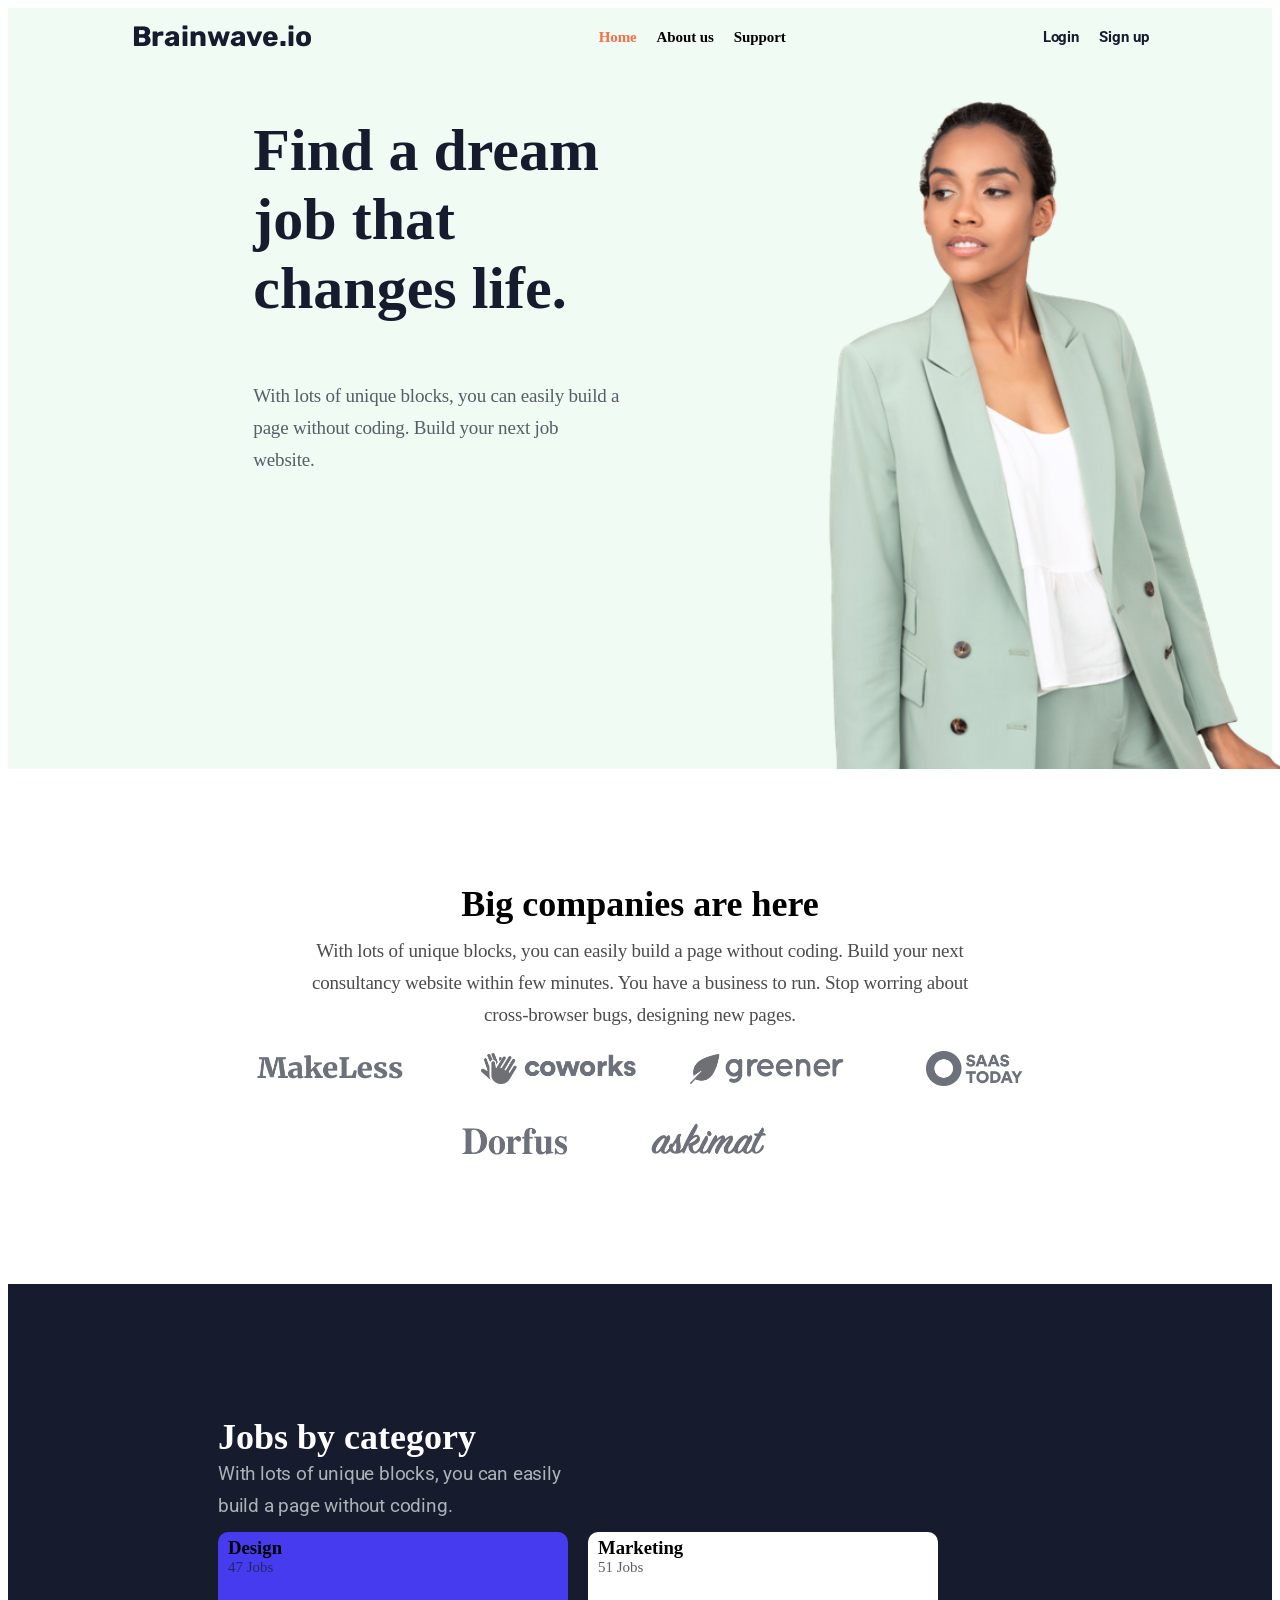
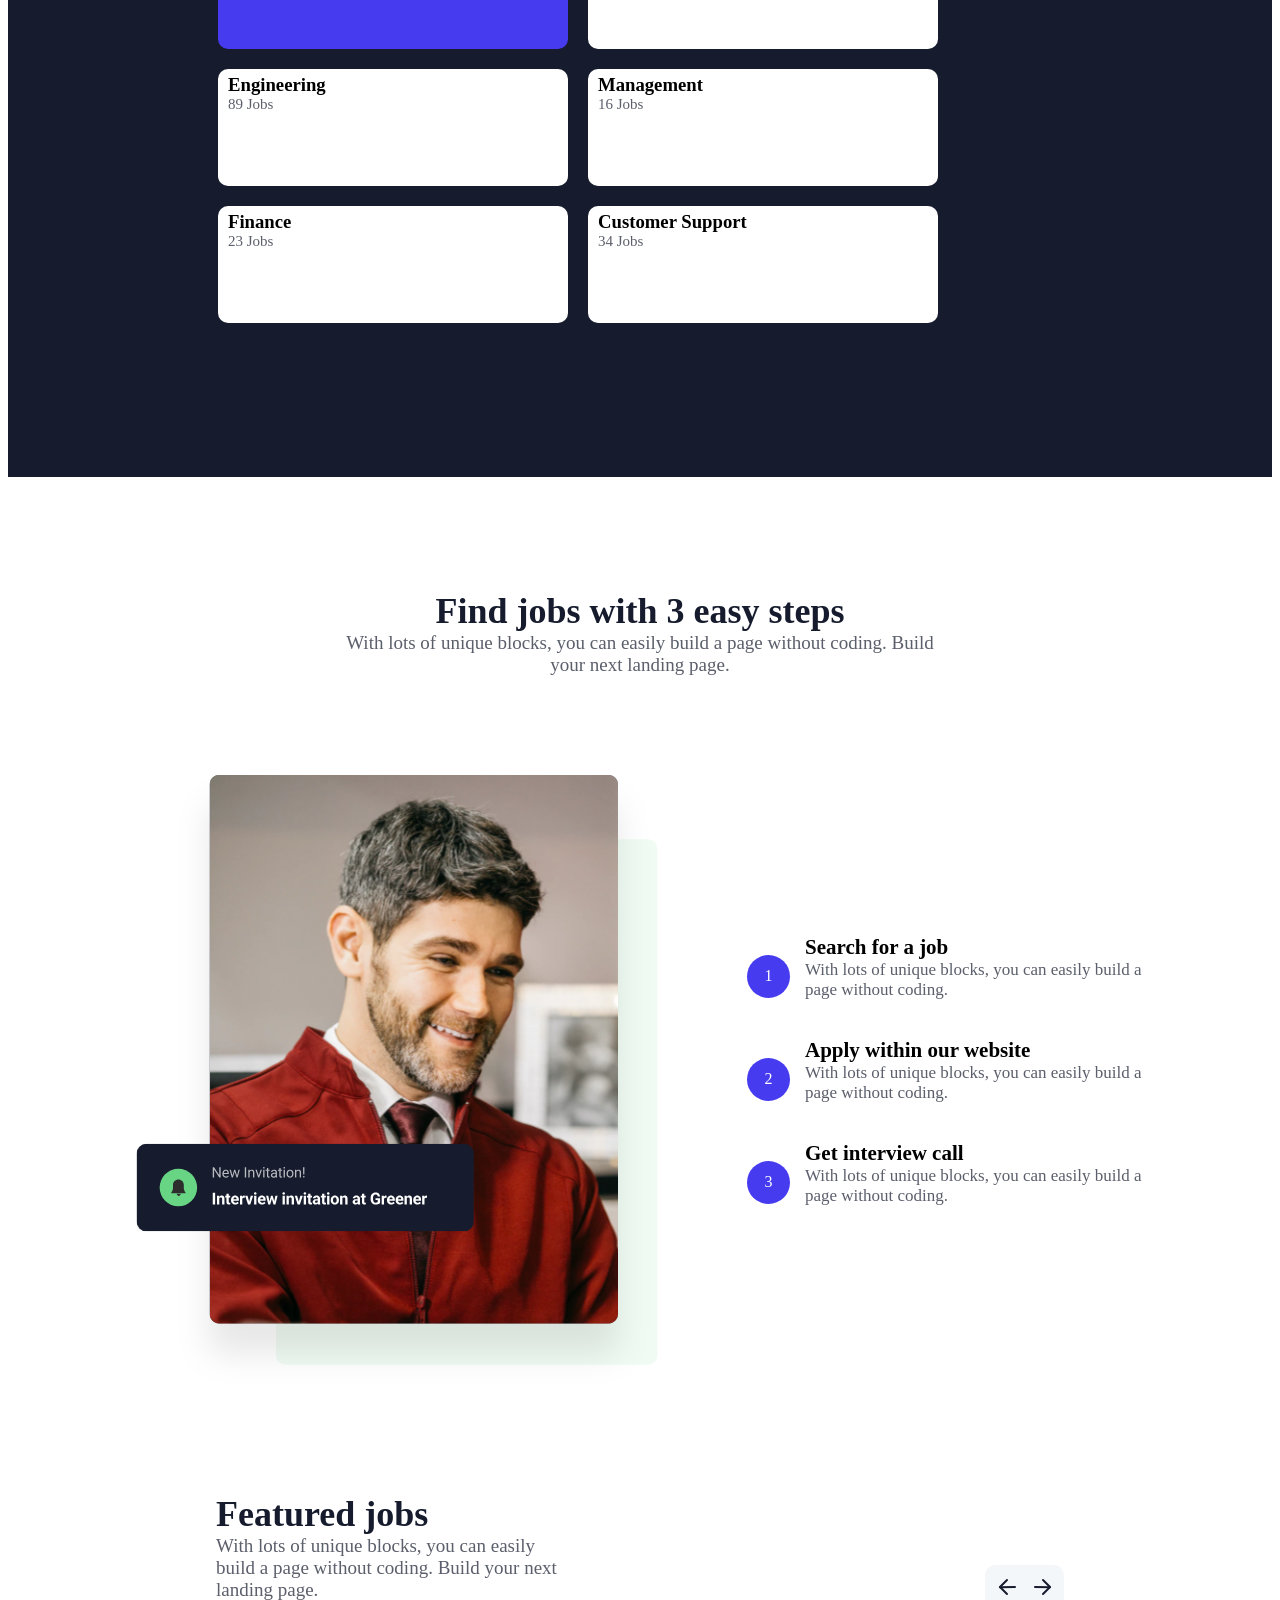
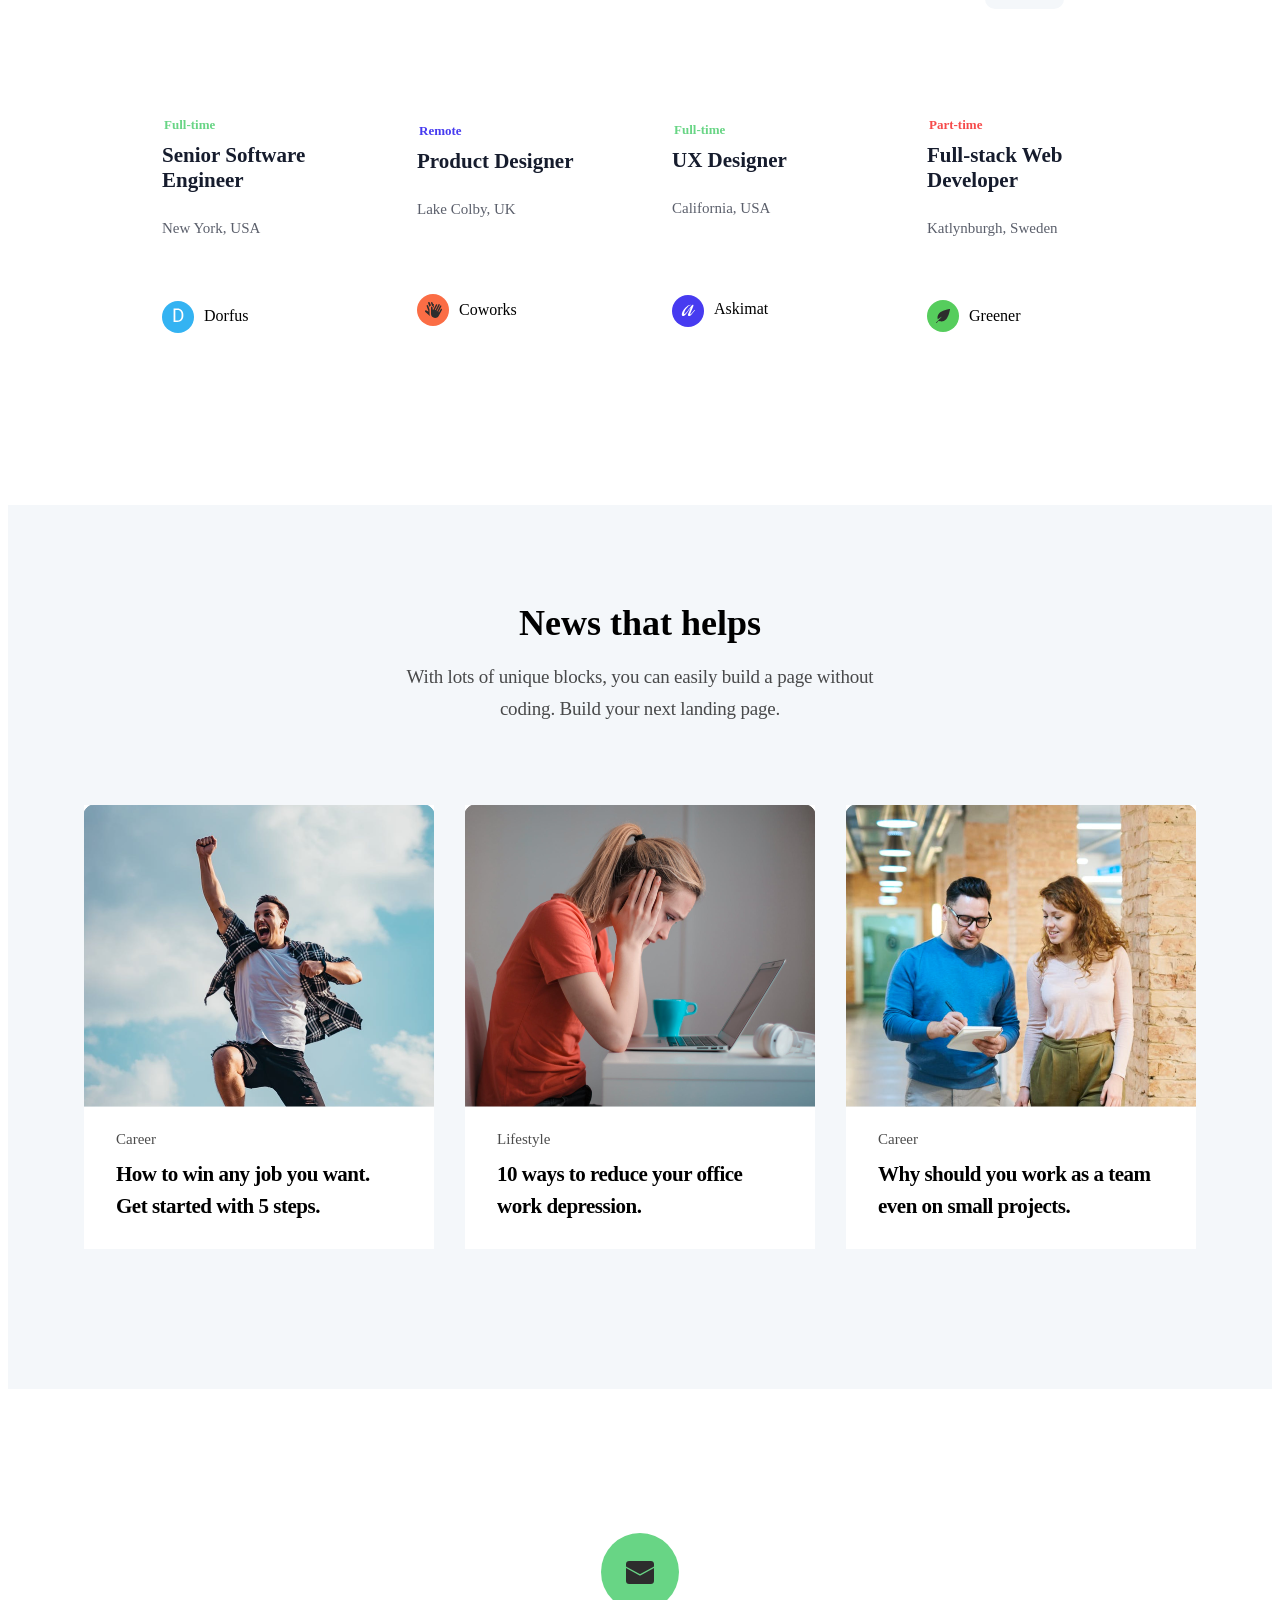
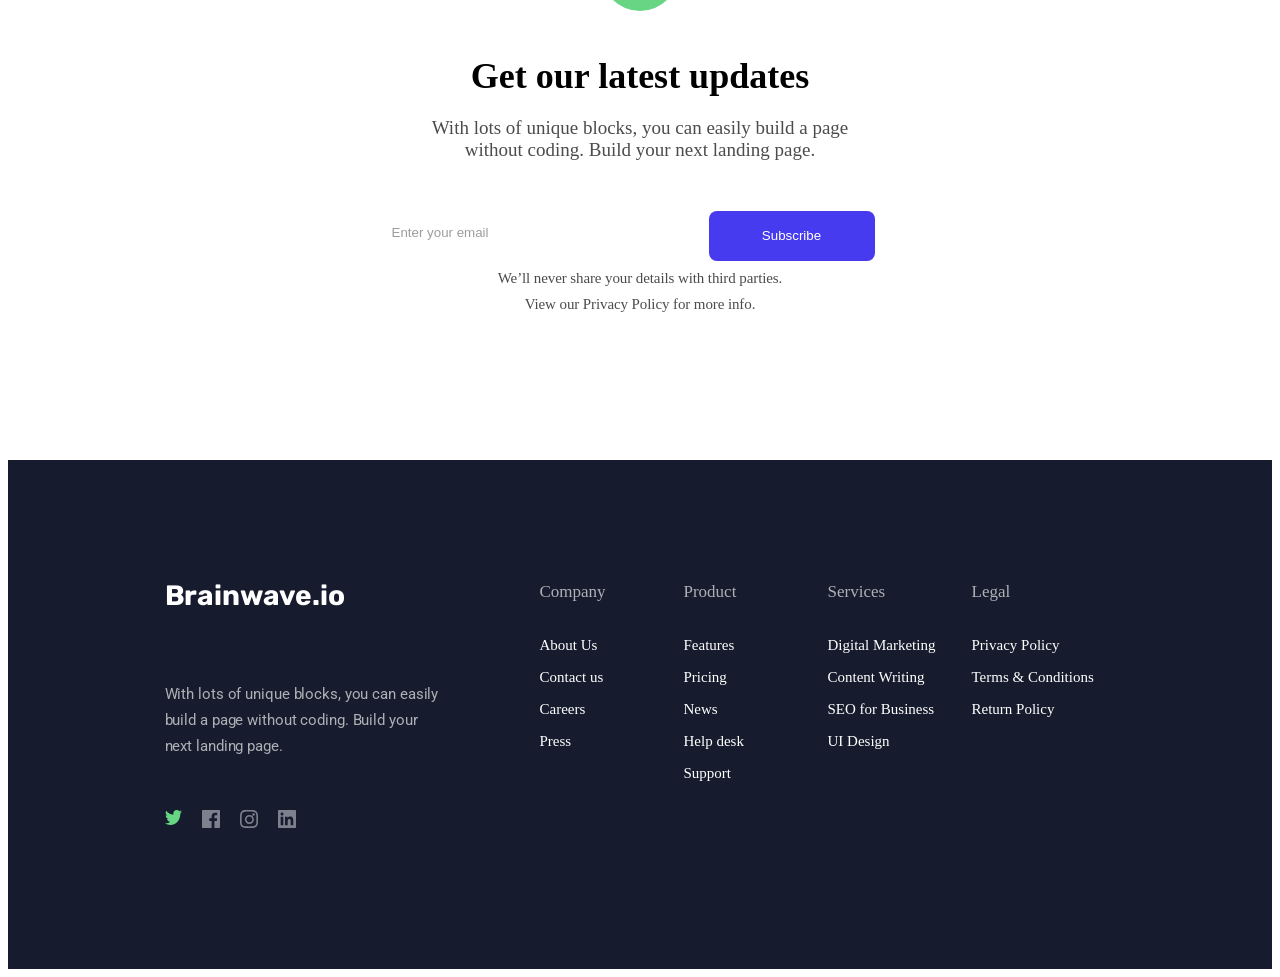
<file: index.html>
<!doctype html>
<html lang="en">
<head>
    <meta charset="UTF-8">
    <meta name="viewport"
          content="width=device-width, user-scalable=no, initial-scale=1.0, maximum-scale=1.0, minimum-scale=1.0">
    <meta http-equiv="X-UA-Compatible" content="ie=edge">
    <title>Final Project | branwave.io</title>

    <link rel="stylesheet" href="assets/css/pages/header.css">
    <link rel="stylesheet" href="assets/css/pages/footer.css">
    <link rel="stylesheet" href="assets/css/pages/home.css">
    <link rel="stylesheet" href="assets/fonts/font-awesome-6.4.0-all.min.css">

    <link href="https://fonts.googleapis.com/css2?family=Roboto:ital,wght@0,100..900;1,100..900&family=Rubik:ital,wght@0,300..900;1,300..900&display=swap"
          rel="stylesheet">
</head>
<body>

<!-- Header -->
<header>
    <section class="hdr-container">
        <div class="hdr">
            <div class="hdr-content">
                <span>Brainwave.io</span>
            </div>
            <nav class="hdr-navigation">
                <ul class="nav-items">
                    <li class="nav-item"><a href="index.html">Home</a></li>
                    <li class="nav-item"><a href="pages/about.html">About us</a></li>
                    <li class="nav-item"><a href="pages/support.html">Support</a></li>
                </ul>
            </nav>
            <div class="hdr-login-signup">
                <a class="login-link"><a href="pages/login.html">Login</a></a>
                <a class="signup-link"><a href="pages/signup.html">Sign up</a></a>
            </div>
        </div>
    </section>

    <!-- Header hero container start -->
    <section class="header-hero-container">
        <div class="content">
            <h1 class="header-hero-title">
                Find a dream job that changes life.
            </h1>
            <p class="header-hero-subtitle">
                With lots of unique blocks, you can easily build a page without coding. Build your next job website.
            </p>
        </div>
        <div class="profile">
            <img src="assets/images/home/hero-image.svg" alt="">
        </div>
    </section>
    <!-- Header hero container end -->

</header>
<main>

    <!-- main company container start -->
    <section class="main-company-container">
        <div class="content">
            <h2 class="main-company-title">
                Big companies are here
            </h2>
            <p class="main-company-description">
                With lots of unique blocks, you can easily build a page without coding. Build your next consultancy website within few minutes. You have a business to run. Stop worring about cross-browser bugs, designing new pages.
            </p>
        </div>
        <div class="categories">
            <img src="assets/images/home/company-category.svg" alt="">
        </div>
    </section>
    <!-- main company container end -->

    <!-- main category container start -->
    <section class="main-category-container">
        <div class="content">
            <h2 class="main-category-title">
                Jobs by category
            </h2>
            <p class="main-category-description">
                With lots of unique blocks, you can easily build a page without coding.
            </p>
        </div>
        <div class="job-tabs">
            <div class="job-tab tab1">
                <h3>Design</h3>
                <p>47 Jobs</p>
            </div>
            <div class="job-tab tab2">
                <h3>Marketing</h3>
                <p>51 Jobs</p>
            </div>
            <div class="job-tab tab3">
                <h3>Engineering</h3>
                <p>89 Jobs</p>
            </div>
            <div class="job-tab tab4">
                <h3>Management</h3>
                <p>16 Jobs</p>
            </div>
            <div class="job-tab tab5">
                <h3>Finance</h3>
                <p>23 Jobs</p>
            </div>
            <div class="job-tab tab6">
                <h3>Customer Support</h3>
                <p>34 Jobs</p>
            </div>
        </div>
    </section>
    <!-- main category container end -->

    <!-- main content container start -->
    <section class="main-content-container">
        <div class="content-first">
            <h4 class="main-content-title">
                Find jobs with 3 easy steps
            </h4>
            <p class="main-content-description">
                With lots of unique blocks, you can easily build a page without coding. Build your next landing page.
            </p>
        </div>
        <div class="content-second">
            <div class="content-second-item">
                <img src="assets/images/home/content-image.svg" alt="">
            </div>
            <div class="content-second-item">
                <div class="item">
                    <div class="item-circle">
                        <span>1</span>
                    </div>
                    <div class="item-text">
                        <p class="title roboto-custom">Search for a job</p>
                        <p class="description">With lots of unique blocks, you can easily build a page without coding. </p>
                    </div>
                </div>
                <div class="item">
                    <div class="item-circle">
                        <span>2</span>
                    </div>
                    <div class="item-text">
                        <p class="title roboto-custom">Apply within our website</p>
                        <p class="description">With lots of unique blocks, you can easily build a page without coding. </p>
                    </div>
                </div>
                <div class="item">
                    <div class="item-circle">
                        <span>3</span>
                    </div>
                    <div class="item-text">
                        <p class="title roboto-custom">Get interview call</p>
                        <p class="description">With lots of unique blocks, you can easily build a page without coding. </p>
                    </div>
                </div>
            </div>

        </div>
    </section>
    <!-- main content container end -->

    <!-- main jobs container start -->
    <section class="main-jobs-container">
        <div class="mjobs-content">
            <div class="mjobs-content-page">
                <div class="mjobs-content-title">
                    <span>Featured jobs</span>
                </div>
                <div class="mjobs-content-description">
                    <p>With lots of unique blocks, you can easily build a page without coding. Build your next landing page.</p>
                </div>
            </div>
            <div class="mjobs-content-icons">
                <img src="assets/images/home/main-jobs-icons.svg" alt="">
            </div>
        </div>
        <div class="mjobs-content-jobs">
            <div class="mjobs-content-jobs-item">
                <div class="mjobs-content-jobs-item-logo">
                    <div class="mjobs-content-jobs-item-work-type-group">
                        <span class="mjobs-content-jobs-item-work-type hwea">Full-time</span>
                        <span class="mjobs-content-jobs-item-work-name">Senior Software Engineer</span>
                        <span class="mjobs-content-jobs-item-work-location">New York, USA</span>
                    </div>
                    <div class="mjobs-content-jobs-item-work-company">
                        <img src="assets/images/home/home-jobs-image-1.svg"/>
                        <span>Dorfus</span>
                    </div>
                </div>
                <div class="mjobs-content-jobs-item-logo">
                    <div class="mjobs-content-jobs-item-work-type-group">
                        <span class="mjobs-content-jobs-item-work-type hweb">Remote</span>
                        <span class="mjobs-content-jobs-item-work-name">Product Designer</span>
                        <span class="mjobs-content-jobs-item-work-location">Lake Colby, UK</span>
                    </div>
                    <div class="mjobs-content-jobs-item-work-company">
                        <img src="assets/images/home/home-jobs-image-2.svg"/>
                        <span>Coworks</span>
                    </div>
                </div>
                <div class="mjobs-content-jobs-item-logo">
                    <div class="mjobs-content-jobs-item-work-type-group">
                        <span class="mjobs-content-jobs-item-work-type hwec">Full-time</span>
                        <span class="mjobs-content-jobs-item-work-name">UX Designer</span>
                        <span class="mjobs-content-jobs-item-work-location">California, USA</span>
                    </div>
                    <div class="mjobs-content-jobs-item-work-company">
                        <img src="assets/images/home/home-jobs-image-3.svg"/>
                        <span>Askimat</span>
                    </div>
                </div>
                <div class="mjobs-content-jobs-item-logo">
                    <div class="mjobs-content-jobs-item-work-type-group">
                        <span class="mjobs-content-jobs-item-work-type hwed">Part-time</span>
                        <span class="mjobs-content-jobs-item-work-name">Full-stack Web Developer</span>
                        <span class="mjobs-content-jobs-item-work-location">Katlynburgh, Sweden</span>
                    </div>
                    <div class="mjobs-content-jobs-item-work-company">
                        <img src="assets/images/home/home-jobs-image-4.svg"/>
                        <span>Greener</span>
                    </div>
                </div>
            </div>
        </div>
    </section>
    <!-- main jobs container end -->

    <!-- main news container start -->
    <section class="main-news-container">
        <div class="mnewsc-content-first">
            <div class="mnewsc-content-first-title">
                <span>News that helps</span>
            </div>
            <div class="mnewsc-content-first-description">
                <p>With lots of unique blocks, you can easily build a page without coding. Build your next landing page.</p>
            </div>
        </div>
        <div class="mnewsc-content-second">
            <div class="mnewsc-content-second-item">
                <div class="mnewsc-content-second-item-logo">
                    <img src="assets/images/home/home-news-image-1.svg">
                </div>
                <div class="mnewsc-content-second-item-title">
                    <span>Career</span>
                    <p>How to win any job you want. Get started with 5 steps.</p>
                </div>
            </div>
            <div class="mnewsc-content-second-item">
                <div class="mnewsc-content-second-item-logo">
                    <img src="assets/images/home/home-news-image-2.svg">
                </div>
                <div class="mnewsc-content-second-item-title">
                    <span>Lifestyle</span>
                    <p>10 ways to reduce your office work depression.</p>
                </div>
            </div>
            <div class="mnewsc-content-second-item">
                <div class="mnewsc-content-second-item-logo">
                    <img src="assets/images/home/home-news-image-3.svg">
                </div>
                <div class="mnewsc-content-second-item-title">
                    <span>Career</span>
                    <p>Why should you work as a team even on small projects.</p>
                </div>
            </div>
        </div>
    </section>
    <!-- main news container end -->

    <!-- main subscribe container start -->
    <section class="main-subscribe-container">
        <div class="msubc-content">
            <div class="msubc-content-logo">
                <img src="assets/images/home/home-subscribe-email.svg">
            </div>
            <div class="msubc-content-title">
                <div class="msubc-content-subtitle1">
                    Get our latest updates
                </div>
                <div class="msubc-content-subtitle2">
                    With lots of unique blocks, you can easily build a page <br/> without coding. Build your next landing page.
                </div>
            </div>
            <div class="msubc-content-form">
                <form action="#">
                    <input type="text" placeholder="Enter your email">
                    <button class="msubc--button">Subscribe</button>
                </form>
            </div>
            <div class="msubc-content-end-title">
                <p>We’ll never share your details with third parties.<br/>
                View our Privacy Policy for more info.</p>
            </div>
        </div>
    </section>
    <!-- main subscribe container end -->
</main>

<!-- Footer start -->
<footer>
    <section class="footer-body">
        <div class="footer-body-container">
            <div class="footer-body-left-side">
                <div class="footer-company-logo">
                    <span>Brainwave.io</span>
                </div>
                <div class="footer-company-content">
                    <p style="inline-size: 274px">With lots of unique blocks, you can easily build a page without
                        coding. Build your next landing page.</p>
                </div>
                <nav class="footer-socials-media">
                    <ul class="footer-socials-media-list">
                        <li class="socials-instagram">
                            <img src="../../assets/images/footer/twitter-logo.svg" alt=""/>
                        </li>
                        <li class="footer-socials-instagram">
                            <img src="../../assets/images/footer/facebook-logo.svg" alt=""/>
                        </li>
                        <li class="footer-socials-instagram">
                            <img src="../../assets/images/footer/instagram-logo.svg" alt=""/>
                        </li>
                        <li class="footer-socials-instagram">
                            <img src="../../assets/images/footer/linkedin-logo.svg" alt=""/>
                        </li>
                    </ul>
                </nav>
            </div>
            <div class="footer-body-right-side">
                <div class="footer-body-right-nav">
                    <div class="footer-body-title">
                        <p>Company</p>
                    </div>
                    <nav class="footer-body-navigation">
                        <ul class="footer-body-items">
                            <li class="links-item">About Us</li>
                            <li class="links-item">Contact us</li>
                            <li class="links-item">Careers</li>
                            <li class="links-item">Press</li>
                        </ul>
                    </nav>
                </div>
                <div class="footer-body-right-nav">
                    <div class="footer-body-title">
                        <p>Product</p>
                    </div>
                    <nav class="footer-body-navigation">
                        <ul class="footer-body-items">
                            <li class="links-item">Features</li>
                            <li class="links-item">Pricing</li>
                            <li class="links-item">News</li>
                            <li class="links-item">Help desk</li>
                            <li class="links-item">Support</li>
                        </ul>
                    </nav>
                </div>
                <div class="footer-body-right-nav">
                    <div class="footer-body-title">
                        <p>Services</p>
                    </div>
                    <nav class="footer-body-navigation">
                        <ul class="footer-body-items">
                            <li class="links-item">Digital Marketing</li>
                            <li class="links-item">Content Writing</li>
                            <li class="links-item">SEO for Business</li>
                            <li class="links-item">UI Design</li>
                        </ul>
                    </nav>
                </div>
                <div class="footer-body-right-nav">
                    <div class="footer-body-title">
                        <p>Legal</p>
                    </div>
                    <nav class="footer-body-navigation">
                        <ul class="footer-body-items">
                            <li class="links-item">Privacy Policy</li>
                            <li class="links-item">Terms & Conditions</li>
                            <li class="links-item">Return Policy</li>
                        </ul>
                    </nav>
                </div>
            </div>
        </div>
    </section>
</footer>
<!-- Footer end -->

</body>
</html>
</file>
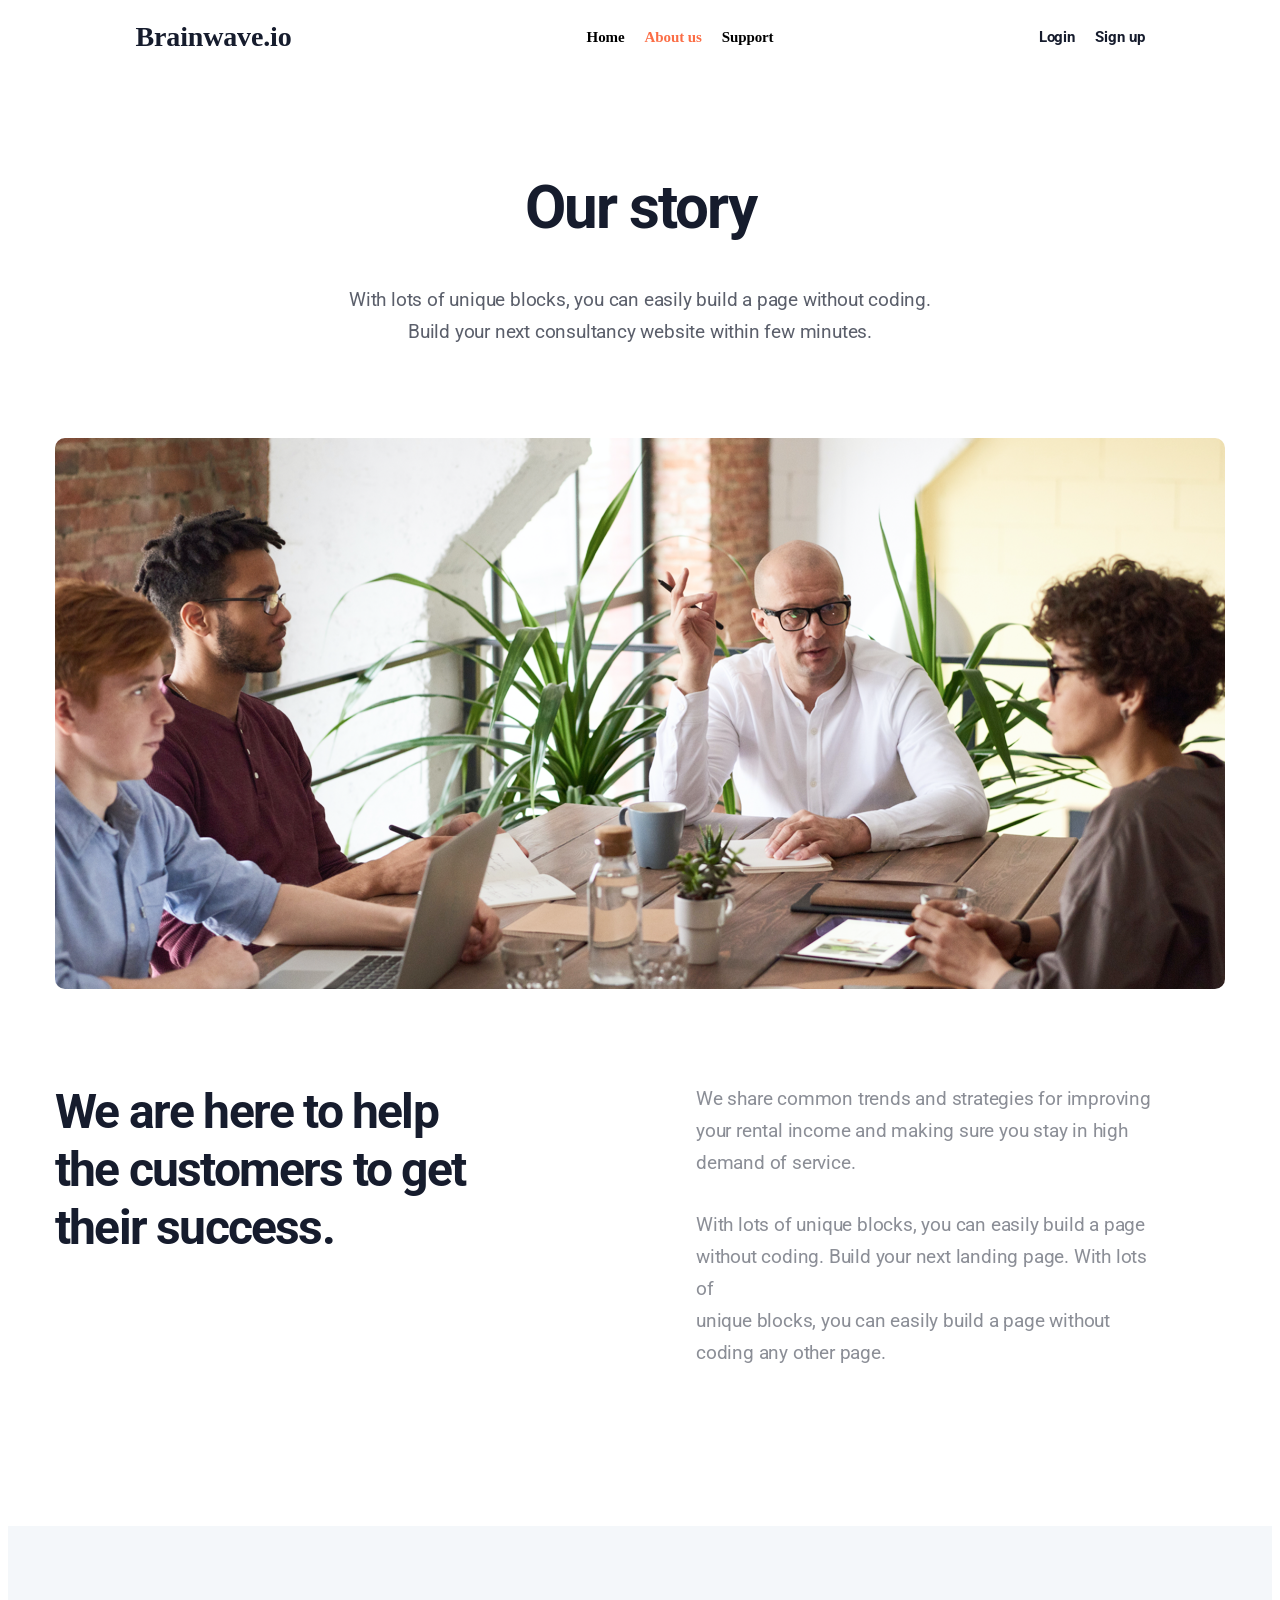
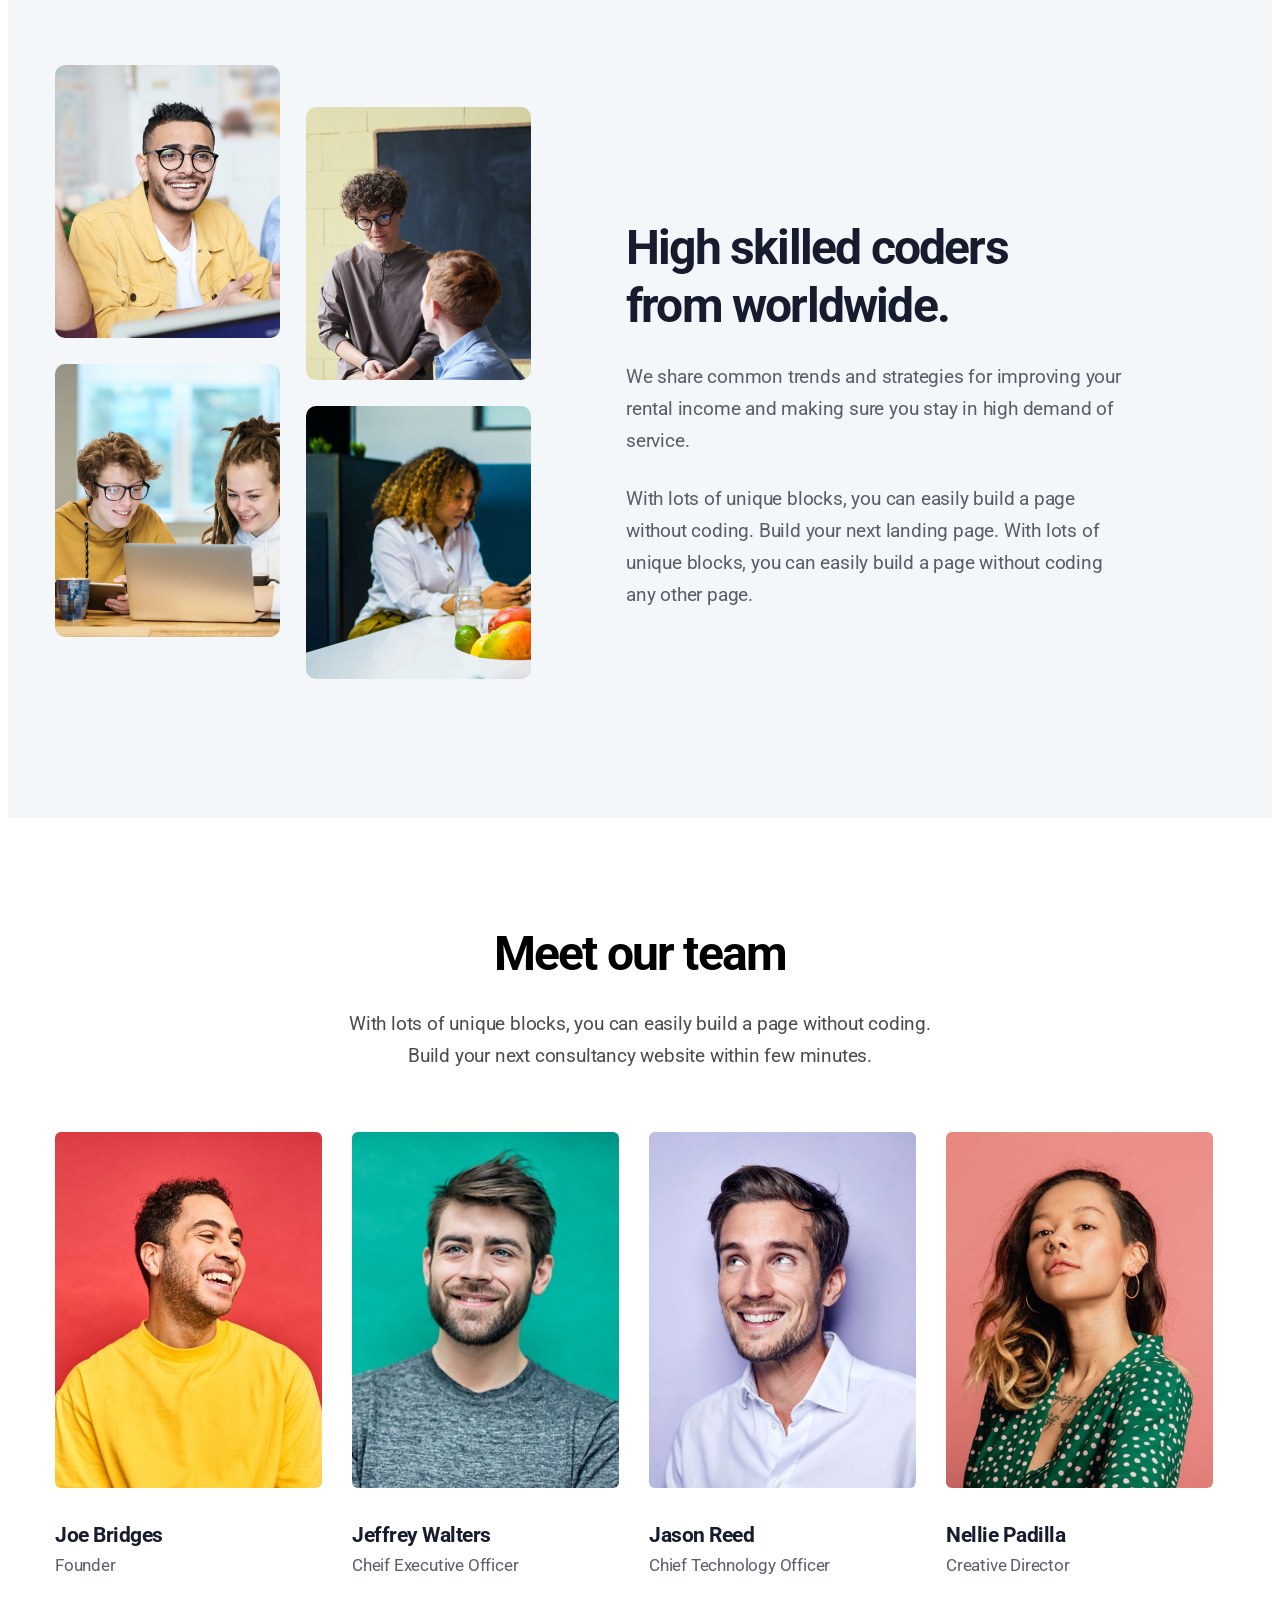
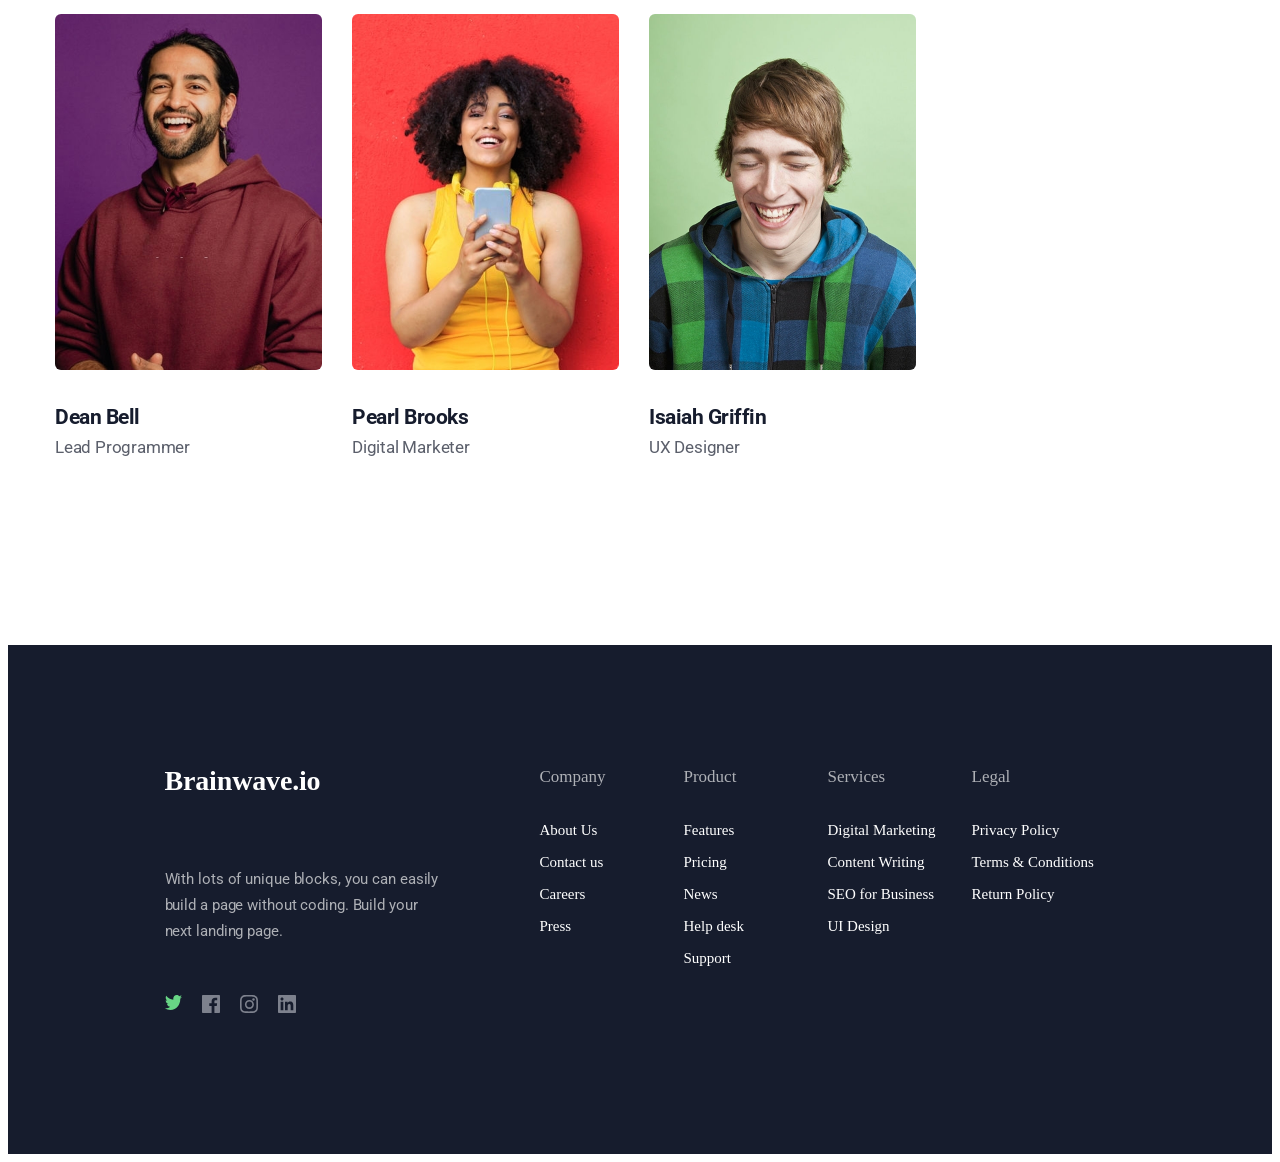
<file: pages/about.html>
<!DOCTYPE html>
<html lang="en">

<head>
    <meta charset="UTF-8">
    <meta name="viewport" content="width=device-width, initial-scale=1.0">
    <title>About page</title>
    <link rel="stylesheet" href="../assets/css/pages/header.css">
    <link rel="stylesheet" href="../assets/css/pages/footer.css">
    <link rel="stylesheet" href="../assets/css/pages/about.css">
    <link rel="stylesheet" href="../assets/fonts/font-awesome-6.4.0-all.min.css">
    <link href="https://fonts.googleapis.com/css2?family=Roboto:ital,wght@0,100..900;1,100..900&display=swap"
          rel="stylesheet">
</head>

<body>
<!-- HEADER START -->
<header>
    <section class="hdr-container">
        <div class="hdr">
            <div class="hdr-content">
                <span>Brainwave.io</span>
            </div>
            <nav class="hdr-navigation">
                <ul class="nav-items">
                    <li class="nav-item"><a href="../index.html">Home</a></li>
                    <li class="nav-item"><a href="../pages/about.html">About us</a></li>
                    <li class="nav-item"><a href="../pages/support.html">Support</a></li>
                </ul>
            </nav>
            <div class="hdr-login-signup">
                <a class="login-link"><a href="../pages/login.html">Login</a></a>
                <a class="signup-link"><a href="../pages/signup.html">Sign up</a></a>
            </div>
        </div>
    </section>
</header>
<!-- HEADER END -->

<!-- Our-story-section start  -->
<main>
    <section class="our-story-section">
        <div class="container">
            <div class="our-story-content">
                <div class="story-text">
                    <h1 class="section-title">Our story</h1>
                    <p class="section-description">With lots of unique blocks, you can easily build a page without
                        coding.
                        <br/> Build your next consultancy website within few minutes.
                        <br/>
                    </p>
                </div>
                <div class="story-img">
                    <img src="../assets/images/about/about.image1.png" alt="">
                </div>
                <div class="info-ending-text">
                    <div class="info-left-text">
                        <h2> We are here to help <br> the customers to get <br> their success.
                        </h2>
                    </div>

                    <div class="info-right-text">
                        <p class="text ">We share common trends and strategies for improving <br> your rental income
                            and
                            making sure you stay in high <br> demand of service.
                        </p>
                        <p class="text text-info">With lots of unique blocks, you can easily build a page <br>
                            without
                            coding. Build your next landing page. With lots of <br> unique blocks, you can easily
                            build
                            a page without <br> coding any other page.</p>
                    </div>
                </div>
            </div>
        </div>
    </section>
    <!-- Our-story-section end -->
    <!-- smart-solutions-section CSS start -->
    <section class="smart-solutions-section">
        <div class="container">
            <div class="solutions-section-content">
                <div class="section-left-content">
                    <div class="left-img">
                        <img src="../assets/images/about/about.image2.png" alt="">
                        <img src="../assets/images/about/about.image4.png" alt="">
                    </div>

                    <div class="right-img">
                        <img src="../assets/images/about/about.image3.png" alt="">
                        <img src="../assets/images/about/about.image5.png" alt="">
                    </div>

                </div>

                <div class="section-right-content">
                    <h2 class="right-content-title">High skilled coders <br>
                        from worldwide.</h2>
                    <p>We share common trends and strategies for improving your <br> rental income and making sure
                        you stay in high demand of <br> service.
                    </p>

                    <p>With lots of unique blocks, you can easily build a page <br> without coding. Build your next
                        landing page. With lots of <br> unique blocks, you can easily build a page without coding
                        <br> any other page.</p>
                </div>

            </div>
        </div>
    </section>

    <!-- MEET OUR TEAM SECTION START   -->
    <section class="meet-our-team">
        <div class="container">
            <div class="meet-our-team-content">
                <div class="meet-our-team-content-header">
                    <p class="team-content-title">Meet our team</p>
                    <p class="team-content-description">With lots of unique blocks, you can easily build a page without
                        coding. Build your next consultancy website within few minutes.</p>
                </div>

                <!-- IMAGES CARD   -->
                <div class="team-content-images-cards">
                    <div class="row row-top">
                        <!-- IMAGES CARD 1   -->
                        <div class="img-card">
                            <img src="../assets/images/about/imgcard1.png" alt="">
                            <h6>Joe Bridges</h6>
                            <p>Founder</p>
                        </div>

                        <!-- IMAGES CARD 2   -->
                        <div class="img-card">
                            <img src="../assets/images/about/imgcard2.png" alt="">
                            <h6>Jeffrey Walters</h6>
                            <p>Cheif Executive Officer</p>
                        </div>

                        <!-- IMAGES CARD 3   -->
                        <div class="img-card">
                            <img src="../assets/images/about/imgcard3.png" alt="">
                            <h6>Jason Reed</h6>
                            <p>Chief Technology Officer</p>
                        </div>

                        <!-- IMAGES CARD 4   -->
                        <div class="img-card">
                            <img src="../assets/images/about/imgcard4.png" alt="">
                            <h6>Nellie Padilla</h6>
                            <p>Creative Director</p>
                        </div>

                        <!-- IMAGES CARD 5  -->
                        <div class="img-card">
                            <img src="../assets/images/about/imgcard5.png" alt="">
                            <h6>Dean Bell</h6>
                            <p>Lead Programmer</p>
                        </div>

                        <!-- IMAGES CARD 6   -->
                        <div class="img-card">
                            <img src="../assets/images/about/imgcard6.png" alt="">
                            <h6>Pearl Brooks</h6>
                            <p>Digital Marketer</p>
                        </div>

                        <!-- IMAGES CARD 7   -->
                        <div class="img-card">
                            <img src="../assets/images/about/imgcard7.png" alt="">
                            <h6>Isaiah Griffin</h6>
                            <p>UX Designer</p>
                        </div>

                    </div>
                </div>
            </div>
        </div>
    </section>
    <!--  MEET OUR TEAM SECTION END   -->
</main>

<!-- FOOTER START -->
<footer>
    <section class="footer-body">
        <div class="footer-body-container">
            <div class="footer-body-left-side">
                <div class="footer-company-logo">
                    <span>Brainwave.io</span>
                </div>
                <div class="footer-company-content">
                    <p style="inline-size: 274px">With lots of unique blocks, you can easily build a page without
                        coding. Build your next landing page.</p>
                </div>
                <nav class="footer-socials-media">
                    <ul class="footer-socials-media-list">
                        <li class="socials-instagram">
                            <img src="../assets/images/footer/twitter-logo.svg" alt=""/>
                        </li>
                        <li class="footer-socials-instagram">
                            <img src="../assets/images/footer/facebook-logo.svg" alt=""/>
                        </li>
                        <li class="footer-socials-instagram">
                            <img src="../assets/images/footer/instagram-logo.svg" alt=""/>
                        </li>
                        <li class="footer-socials-instagram">
                            <img src="../assets/images/footer/linkedin-logo.svg" alt=""/>
                        </li>
                    </ul>
                </nav>
            </div>
            <div class="footer-body-right-side">
                <div class="footer-body-right-nav">
                    <div class="footer-body-title">
                        <p>Company</p>
                    </div>
                    <nav class="footer-body-navigation">
                        <ul class="footer-body-items">
                            <li class="links-item">About Us</li>
                            <li class="links-item">Contact us</li>
                            <li class="links-item">Careers</li>
                            <li class="links-item">Press</li>
                        </ul>
                    </nav>
                </div>
                <div class="footer-body-right-nav">
                    <div class="footer-body-title">
                        <p>Product</p>
                    </div>
                    <nav class="footer-body-navigation">
                        <ul class="footer-body-items">
                            <li class="links-item">Features</li>
                            <li class="links-item">Pricing</li>
                            <li class="links-item">News</li>
                            <li class="links-item">Help desk</li>
                            <li class="links-item">Support</li>
                        </ul>
                    </nav>
                </div>
                <div class="footer-body-right-nav">
                    <div class="footer-body-title">
                        <p>Services</p>
                    </div>
                    <nav class="footer-body-navigation">
                        <ul class="footer-body-items">
                            <li class="links-item">Digital Marketing</li>
                            <li class="links-item">Content Writing</li>
                            <li class="links-item">SEO for Business</li>
                            <li class="links-item">UI Design</li>
                        </ul>
                    </nav>
                </div>
                <div class="footer-body-right-nav">
                    <div class="footer-body-title">
                        <p>Legal</p>
                    </div>
                    <nav class="footer-body-navigation">
                        <ul class="footer-body-items">
                            <li class="links-item">Privacy Policy</li>
                            <li class="links-item">Terms & Conditions</li>
                            <li class="links-item">Return Policy</li>
                        </ul>
                    </nav>
                </div>
            </div>
        </div>
    </section>
</footer>
<!-- FOOTER END -->
</body>
</html>
</file>
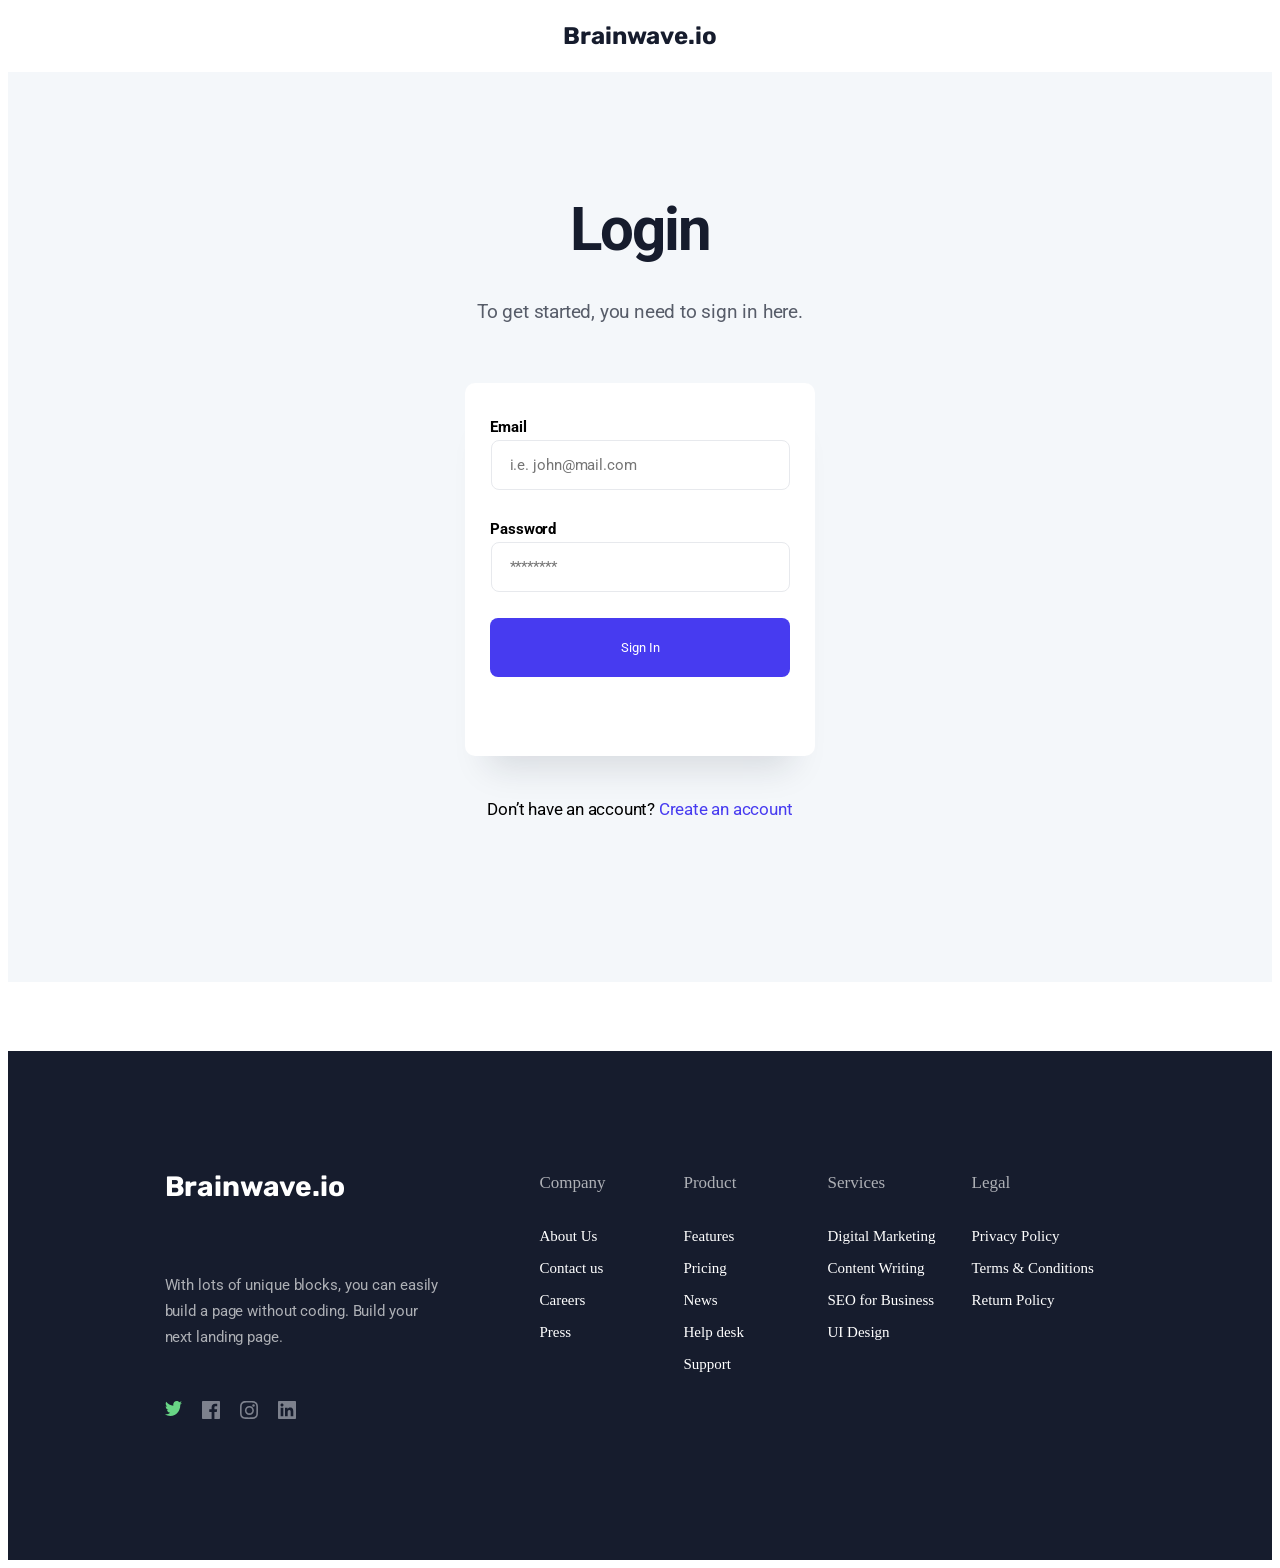
<file: pages/login.html>
<!doctype html>
<html lang="en">

<head>
    <meta charset="UTF-8">
    <meta name="viewport"
          content="width=device-width, user-scalable=no, initial-scale=1.0, maximum-scale=1.0, minimum-scale=1.0">
    <meta http-equiv="X-UA-Compatible" content="ie=edge">
    <title>Login Page | Final Project | brainwave.io</title>
    <link rel="stylesheet" href="../assets/css/pages/footer.css">
    <link rel="stylesheet" href="../assets/css/pages/login.css">
    <link href="https://fonts.googleapis.com/css2?family=Roboto:ital,wght@0,100..900;1,100..900&display=swap"
          rel="stylesheet">
    <link
            href="https://fonts.googleapis.com/css2?family=Roboto:ital,wght@0,100..900;1,100..900&family=Rubik:ital,wght@0,300..900;1,300..900&display=swap"
            rel="stylesheet">

</head>

<body>
<!-- HEADER START  -->
<header>
    <p class="title-header">Brainwave.io</p>
</header>
<!-- HEADER END  -->

<!-- SECTION START  -->
<main>
    <section class="hero">
        <div class="hero-container">
            <h1 class="title">Login</h1>
            <p class="description">To get started, you need to sign in here.</p>
        </div>

        <div class="login-container">
            <form>
                <div class="login-email">
                    <label for="email">Email</label>
                    <input type="email" id="email" placeholder="i.e. john@mail.com" required>
                </div>

                <div class="login-password">
                    <label for="password">Password</label>
                    <input type="password" id="password" placeholder="********" required>
                </div>

                <div class="sign-in">
                    <button type="submit">Sign In</button>
                </div>
            </form>

        </div>
        <p class="account-text">Don’t have an account?
            <a href="signup.html" class="account-link">Create an account</a>
        </p>
    </section>
</main>
<!-- SECTION END  -->

<!-- FOOTER START  -->
<footer>
    <section class="footer-body">
        <div class="footer-body-container">
            <div class="footer-body-left-side">
                <div class="footer-company-logo">
                    <span>Brainwave.io</span>
                </div>
                <div class="footer-company-content">
                    <p style="inline-size: 274px">With lots of unique blocks, you can easily build a page without
                        coding. Build your next landing page.</p>
                </div>
                <nav class="footer-socials-media">
                    <ul class="footer-socials-media-list">
                        <li class="socials-instagram">
                            <img src="../assets/images/footer/twitter-logo.svg" alt=""/>
                        </li>
                        <li class="footer-socials-instagram">
                            <img src="../assets/images/footer/facebook-logo.svg" alt=""/>
                        </li>
                        <li class="footer-socials-instagram">
                            <img src="../assets/images/footer/instagram-logo.svg" alt=""/>
                        </li>
                        <li class="footer-socials-instagram">
                            <img src="../assets/images/footer/linkedin-logo.svg" alt=""/>
                        </li>
                    </ul>
                </nav>
            </div>
            <div class="footer-body-right-side">
                <div class="footer-body-right-nav">
                    <div class="footer-body-title">
                        <p>Company</p>
                    </div>
                    <nav class="footer-body-navigation">
                        <ul class="footer-body-items">
                            <li class="links-item">About Us</li>
                            <li class="links-item">Contact us</li>
                            <li class="links-item">Careers</li>
                            <li class="links-item">Press</li>
                        </ul>
                    </nav>
                </div>
                <div class="footer-body-right-nav">
                    <div class="footer-body-title">
                        <p>Product</p>
                    </div>
                    <nav class="footer-body-navigation">
                        <ul class="footer-body-items">
                            <li class="links-item">Features</li>
                            <li class="links-item">Pricing</li>
                            <li class="links-item">News</li>
                            <li class="links-item">Help desk</li>
                            <li class="links-item">Support</li>
                        </ul>
                    </nav>
                </div>
                <div class="footer-body-right-nav">
                    <div class="footer-body-title">
                        <p>Services</p>
                    </div>
                    <nav class="footer-body-navigation">
                        <ul class="footer-body-items">
                            <li class="links-item">Digital Marketing</li>
                            <li class="links-item">Content Writing</li>
                            <li class="links-item">SEO for Business</li>
                            <li class="links-item">UI Design</li>
                        </ul>
                    </nav>
                </div>
                <div class="footer-body-right-nav">
                    <div class="footer-body-title">
                        <p>Legal</p>
                    </div>
                    <nav class="footer-body-navigation">
                        <ul class="footer-body-items">
                            <li class="links-item">Privacy Policy</li>
                            <li class="links-item">Terms & Conditions</li>
                            <li class="links-item">Return Policy</li>
                        </ul>
                    </nav>
                </div>
            </div>
        </div>
    </section>
</footer>
<!-- FOOTER END  -->
</body>

</html>
</file>
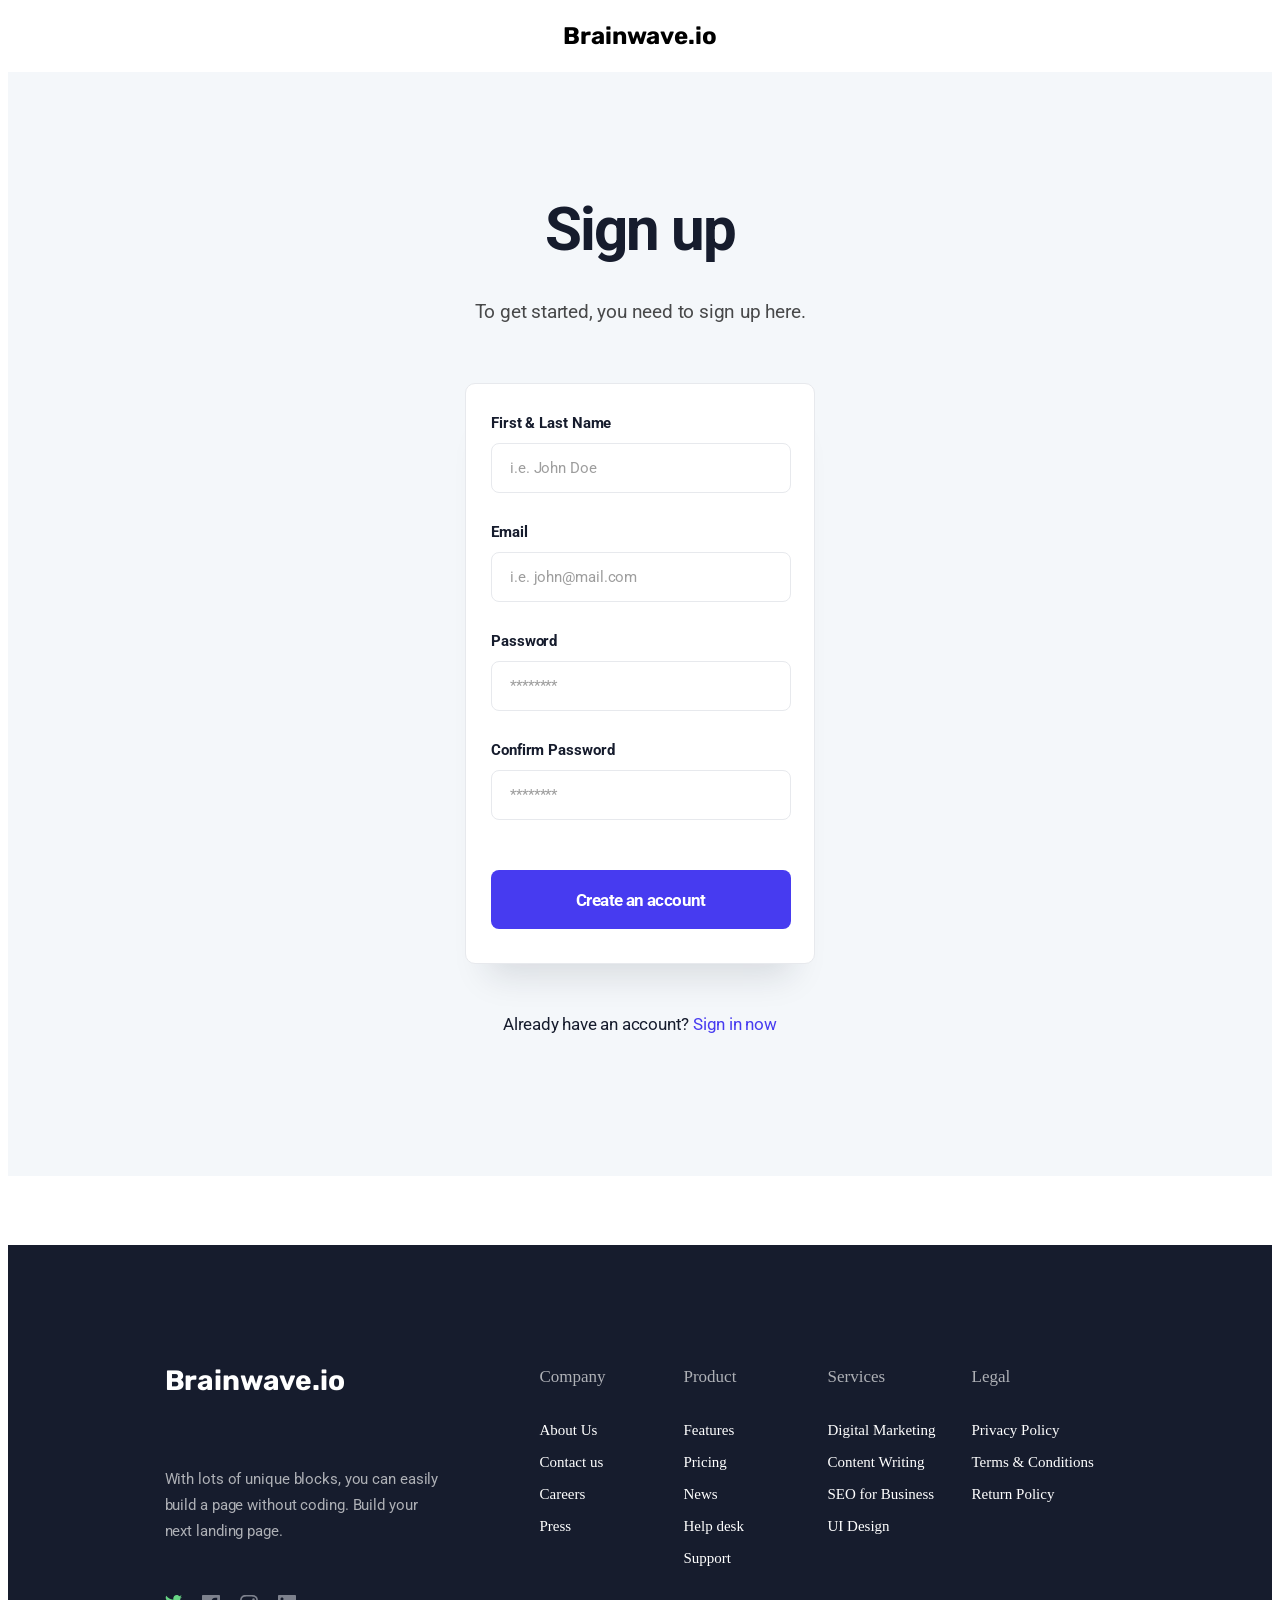
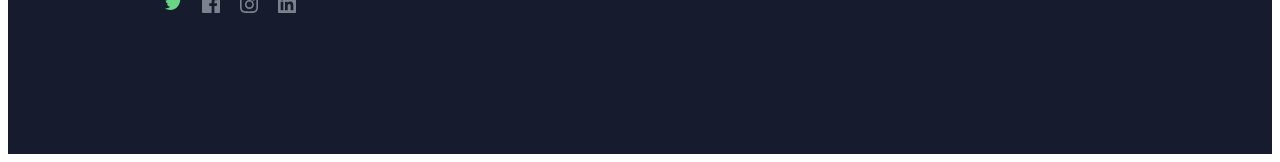
<file: pages/signup.html>
<!DOCTYPE html>
<html lang="en">

<head>
    <meta charset="UTF-8">
    <meta name="viewport" content="width=device-width, initial-scale=1.0">
    <title>Login Page | Final Project | brainwave.io</title>
    <link rel="stylesheet" href="../assets/css/pages/footer.css">
    <link rel="stylesheet" href="../assets/css/pages/signup.css">
    <link
        href="https://fonts.googleapis.com/css2?family=Roboto:ital,wght@0,100..900;1,100..900&family=Rubik:ital,wght@0,300..900;1,300..900&display=swap"
        rel="stylesheet">
</head>

<body>
    <!-- HEADER START  -->
    <header>
        <p class="title">Brainwave.io</p>
    </header>
    <!-- HEADER END  -->

    <!-- MAIN START  -->
    <main>
        <!-- SECTION START  -->
        <section class="section-container">
            <div class="hero">
                <h2 class="hero-title ">Sign up</h2>
                <p class="hero-description">To get started, you need to sign up here.</p>
            </div>
            <div class="signup-container">
                <form>
                    <div class="container">
                        <label for="name">First & Last Name</label>
                        <input type="text" id="name" placeholder="i.e. John Doe">
                    </div>

                    <div class="container">
                        <label for="email">Email</label>
                        <input type="email" id="email" placeholder="i.e. john@mail.com">
                    </div>

                    <div class="container">
                        <label for="password">Password</label>
                        <input type="password" id="password" placeholder="********">
                    </div>

                    <div class="container">
                        <label for="confirm-password">Confirm Password</label>
                        <input type="password" id="confirm-password" placeholder="********">
                    </div>
                    <button class="create-account-btn">Create an account</button>
                </form>
            </div>
            <p class="login-text">Already have an account? <a href="login.html" class="login-link">Sign in now</a></p>
        </section>


        <!-- SECTION END  -->
    </main>
    <!-- MAIN END  -->



    <!-- FOOTER START  -->
    <footer>
        <section class="footer-body">
            <div class="footer-body-container">
                <div class="footer-body-left-side">
                    <div class="footer-company-logo">
                        <span>Brainwave.io</span>
                    </div>
                    <div class="footer-company-content">
                        <p style="inline-size: 274px">With lots of unique blocks, you can easily build a page without
                            coding. Build your next landing page.</p>
                    </div>
                    <nav class="footer-socials-media">
                        <ul class="footer-socials-media-list">
                            <li class="socials-instagram">
                                <img src="../../assets/images/footer/twitter-logo.svg" alt=""/>
                            </li>
                            <li class="footer-socials-instagram">
                                <img src="../../assets/images/footer/facebook-logo.svg" alt=""/>
                            </li>
                            <li class="footer-socials-instagram">
                                <img src="../../assets/images/footer/instagram-logo.svg" alt=""/>
                            </li>
                            <li class="footer-socials-instagram">
                                <img src="../../assets/images/footer/linkedin-logo.svg" alt=""/>
                            </li>
                        </ul>
                    </nav>
                </div>
                <div class="footer-body-right-side">
                    <div class="footer-body-right-nav">
                        <div class="footer-body-title">
                            <p>Company</p>
                        </div>
                        <nav class="footer-body-navigation">
                            <ul class="footer-body-items">
                                <li class="links-item">About Us</li>
                                <li class="links-item">Contact us</li>
                                <li class="links-item">Careers</li>
                                <li class="links-item">Press</li>
                            </ul>
                        </nav>
                    </div>
                    <div class="footer-body-right-nav">
                        <div class="footer-body-title">
                            <p>Product</p>
                        </div>
                        <nav class="footer-body-navigation">
                            <ul class="footer-body-items">
                                <li class="links-item">Features</li>
                                <li class="links-item">Pricing</li>
                                <li class="links-item">News</li>
                                <li class="links-item">Help desk</li>
                                <li class="links-item">Support</li>
                            </ul>
                        </nav>
                    </div>
                    <div class="footer-body-right-nav">
                        <div class="footer-body-title">
                            <p>Services</p>
                        </div>
                        <nav class="footer-body-navigation">
                            <ul class="footer-body-items">
                                <li class="links-item">Digital Marketing</li>
                                <li class="links-item">Content Writing</li>
                                <li class="links-item">SEO for Business</li>
                                <li class="links-item">UI Design</li>
                            </ul>
                        </nav>
                    </div>
                    <div class="footer-body-right-nav">
                        <div class="footer-body-title">
                            <p>Legal</p>
                        </div>
                        <nav class="footer-body-navigation">
                            <ul class="footer-body-items">
                                <li class="links-item">Privacy Policy</li>
                                <li class="links-item">Terms & Conditions</li>
                                <li class="links-item">Return Policy</li>
                            </ul>
                        </nav>
                    </div>
                </div>
            </div>
        </section>
    </footer>
    <!-- FOOTER END  -->
</body>

</html>
</file>
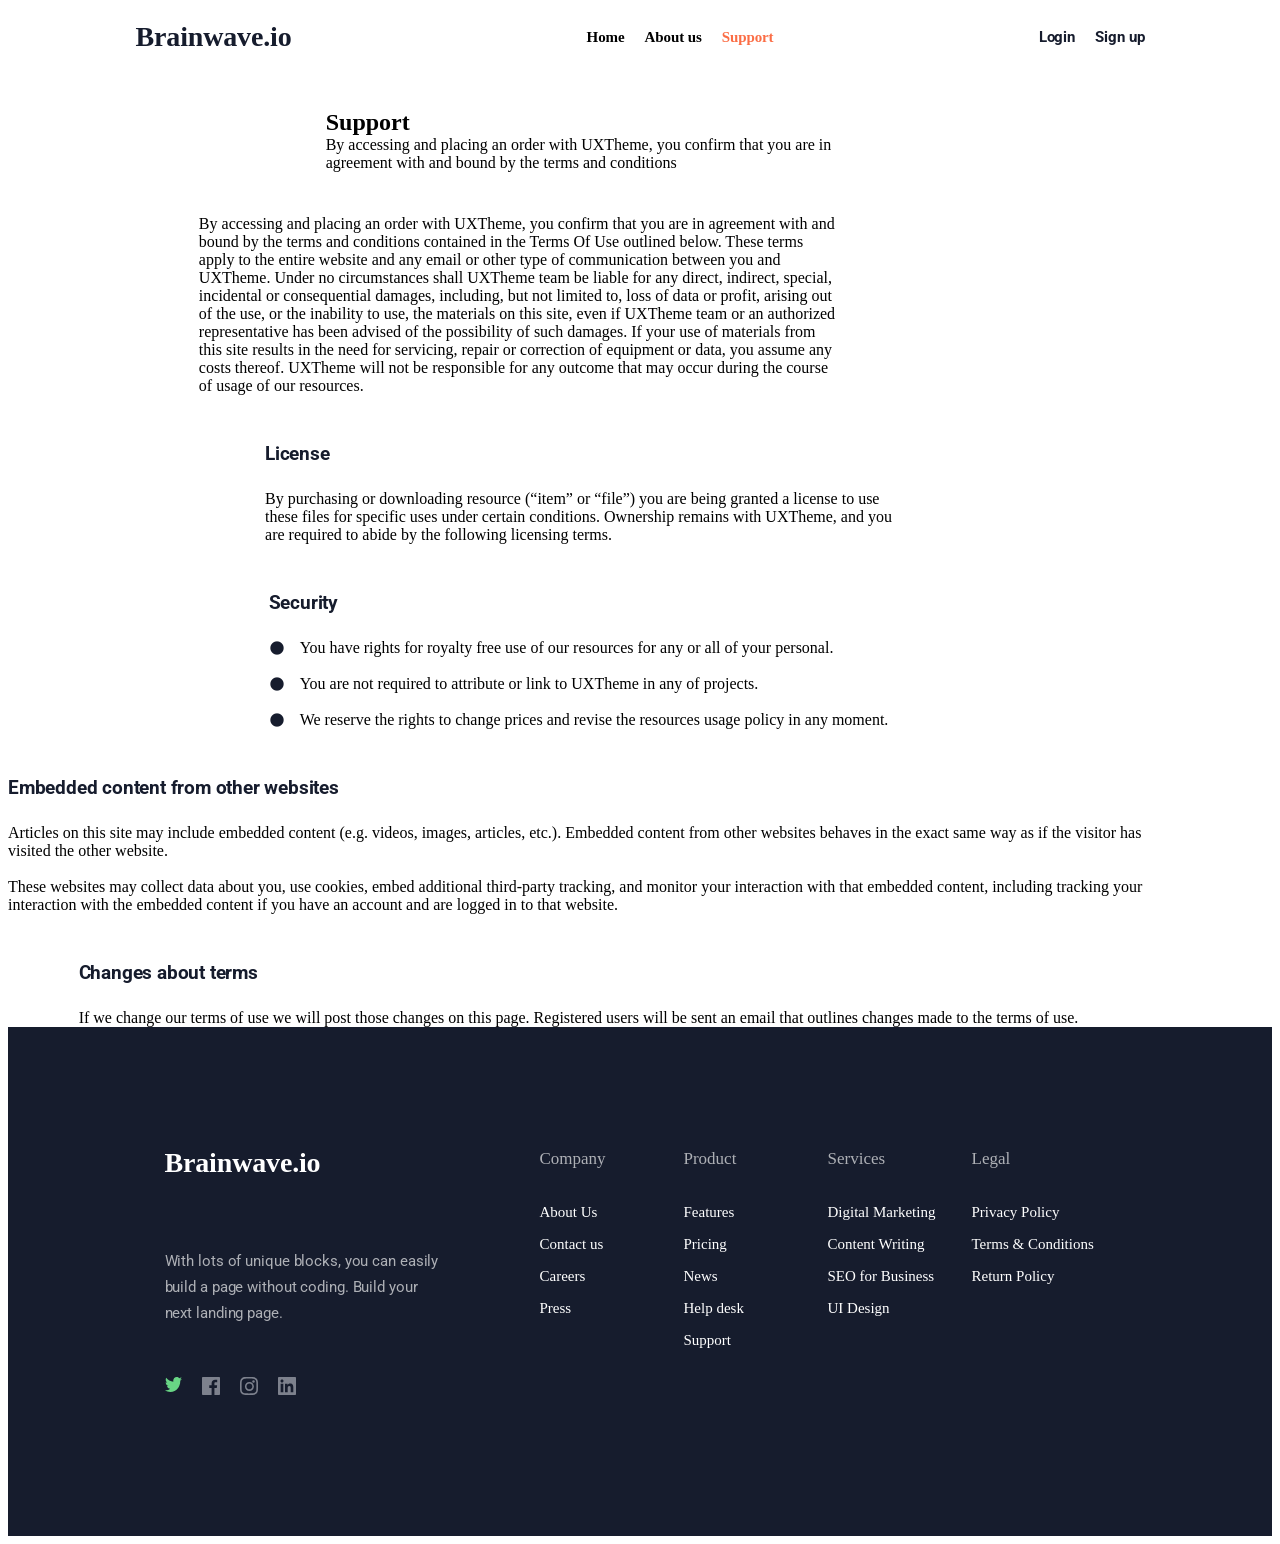
<file: pages/support.html>
<!DOCTYPE html>
<html lang="en">

<head>
    <meta charset="UTF-8">
    <meta name="viewport" content="width=device-width, initial-scale=1.0">
    <title>Support</title>
    <link rel="stylesheet" href="../assets/css/pages/header.css">
    <link rel="stylesheet" href="../assets/css/pages/footer.css">
    <link rel="stylesheet" href="../assets/css/pages/support.css">

    <link href="https://fonts.googleapis.com/css2?family=Roboto:ital,wght@0,100..900;1,100..900&display=swap"
        rel="stylesheet">

    <link href="https://fonts.googleapis.com/icon?family=Material+Icons" rel="stylesheet">
</head>

<body>

    <!-- HEADER START -->
    <header>
        <section class="hdr-container">
            <div class="hdr">
                <div class="hdr-content">
                    <span>Brainwave.io</span>
                </div>
                <nav class="hdr-navigation">
                    <ul class="nav-items">
                        <li class="nav-item"><a href="../index.html">Home</a></li>
                        <li class="nav-item"><a href="../pages/about.html">About us</a></li>
                        <li class="nav-item"><a href="../pages/support.html">Support</a></li>
                    </ul>
                </nav>
                <div class="hdr-login-signup">
                    <a class="login-link"><a href="../pages/login.html">Login</a></a>
                    <a class="signup-link"><a href="../pages/signup.html">Sign up</a></a>
                </div>
            </div>
        </section>
    </header>
    <!-- HEADER END -->

    <main>
        <!-- SUPPORT SECTION START  -->
        <section class="support">

            <div class="support-content-header">
                <div class="support-content-container">
                    <h1 class="support-hero-title">Support</h1>
                    <p class="support-hero-description">By accessing and placing an order with UXTheme, you confirm that you
                        are in <br> agreement with and bound by the terms and conditions</p>
                </div>
            </div>

            <div class="support-content-end">
                <div class="support-content-container">
                    <p class="description right-padding">By accessing and placing an order with UXTheme, you confirm
                        that you are in agreement with and<br/> bound by the terms and conditions contained in the Terms Of
                        Use outlined below. These terms<br/> apply to the entire website and any email or other type of
                        communication between you and<br/> UXTheme. Under no circumstances shall UXTheme team be liable for
                        any direct, indirect, special,<br/> incidental or consequential damages, including, but not limited
                        to, loss of data or profit, arising out<br/> of the use, or the inability to use, the materials on
                        this site, even if UXTheme team or an authorized<br/> representative has been advised of the
                        possibility of such damages. If your use of materials from<br/> this site results in the need for
                        servicing, repair or correction of equipment or data, you assume any<br/> costs thereof. UXTheme will
                        not be responsible for any outcome that may occur during the course<br/> of usage of our resources.
                    </p>
                </div>

                <div class="support-content-container">
                    <h6>License</h6>
                    <p class="description">By purchasing or downloading resource (“item” or “file”) you are being
                        granted a license to use <br> these files for specific uses under certain conditions. Ownership
                        remains with UXTheme, and you<br/> are required to abide by the following licensing terms.</p>
                </div>

                <div class="support-content-container">
                    <h6>Security</h6>
                    <p class="description">
                    <div class="icon-text">
                        <span class="material-icons ">lens</span>
                        <span class="description">You have rights for royalty free use of our resources for any or all
                            of your personal.</span>
                    </div>
                    <br>
                    <div class="icon-text">
                        <span class="material-icons">lens</span>
                        <span class="description">
                            You are not required to attribute or link to UXTheme in any of projects.</span>
                    </div>
                    <br>
                    <div class="icon-text">
                        <span class="material-icons">lens</span>
                        <span class="description">We reserve the rights to change prices and revise the resources usage
                            policy in any moment.</span>
                    </div>
                    </p>
                </div>

                <div class="support-content-container">
                    <h6>Embedded content from other websites</h6>
                    <p class="description">Articles on this site may include embedded content (e.g. videos, images,
                        articles, etc.). Embedded content from other websites behaves in the exact same way as if the
                        visitor has visited the other website.
                        <br><br>
                        These websites may collect data about you, use cookies, embed additional third-party tracking,
                        and monitor your interaction with that embedded content, including tracking your interaction
                        with the embedded content if you have an account and are logged in to that website.
                    </p>
                </div>

                <div class="support-content-container">
                    <h6>Changes about terms</h6>
                    <p class="description">If we change our terms of use we will post those changes on this page.
                        Registered users will be sent an email that outlines changes made to the terms of use.</p>
                </div>
            </div>
        </section>
        <!-- SUPPORT SECTION END  -->
    </main>

    <!-- FOOTER START -->
    <footer>
        <section class="footer-body">
            <div class="footer-body-container">
                <div class="footer-body-left-side">
                    <div class="footer-company-logo">
                        <span>Brainwave.io</span>
                    </div>
                    <div class="footer-company-content">
                        <p style="inline-size: 274px">With lots of unique blocks, you can easily build a page without
                            coding. Build your next landing page.</p>
                    </div>
                    <nav class="footer-socials-media">
                        <ul class="footer-socials-media-list">
                            <li class="socials-instagram">
                                <img src="../assets/images/footer/twitter-logo.svg" alt=""/>
                            </li>
                            <li class="footer-socials-instagram">
                                <img src="../assets/images/footer/facebook-logo.svg" alt=""/>
                            </li>
                            <li class="footer-socials-instagram">
                                <img src="../assets/images/footer/instagram-logo.svg" alt=""/>
                            </li>
                            <li class="footer-socials-instagram">
                                <img src="../assets/images/footer/linkedin-logo.svg" alt=""/>
                            </li>
                        </ul>
                    </nav>
                </div>
                <div class="footer-body-right-side">
                    <div class="footer-body-right-nav">
                        <div class="footer-body-title">
                            <p>Company</p>
                        </div>
                        <nav class="footer-body-navigation">
                            <ul class="footer-body-items">
                                <li class="links-item">About Us</li>
                                <li class="links-item">Contact us</li>
                                <li class="links-item">Careers</li>
                                <li class="links-item">Press</li>
                            </ul>
                        </nav>
                    </div>
                    <div class="footer-body-right-nav">
                        <div class="footer-body-title">
                            <p>Product</p>
                        </div>
                        <nav class="footer-body-navigation">
                            <ul class="footer-body-items">
                                <li class="links-item">Features</li>
                                <li class="links-item">Pricing</li>
                                <li class="links-item">News</li>
                                <li class="links-item">Help desk</li>
                                <li class="links-item">Support</li>
                            </ul>
                        </nav>
                    </div>
                    <div class="footer-body-right-nav">
                        <div class="footer-body-title">
                            <p>Services</p>
                        </div>
                        <nav class="footer-body-navigation">
                            <ul class="footer-body-items">
                                <li class="links-item">Digital Marketing</li>
                                <li class="links-item">Content Writing</li>
                                <li class="links-item">SEO for Business</li>
                                <li class="links-item">UI Design</li>
                            </ul>
                        </nav>
                    </div>
                    <div class="footer-body-right-nav">
                        <div class="footer-body-title">
                            <p>Legal</p>
                        </div>
                        <nav class="footer-body-navigation">
                            <ul class="footer-body-items">
                                <li class="links-item">Privacy Policy</li>
                                <li class="links-item">Terms & Conditions</li>
                                <li class="links-item">Return Policy</li>
                            </ul>
                        </nav>
                    </div>
                </div>
            </div>
        </section>
    </footer>
    <!-- FOOTER END -->
</body>

</html>
</file>
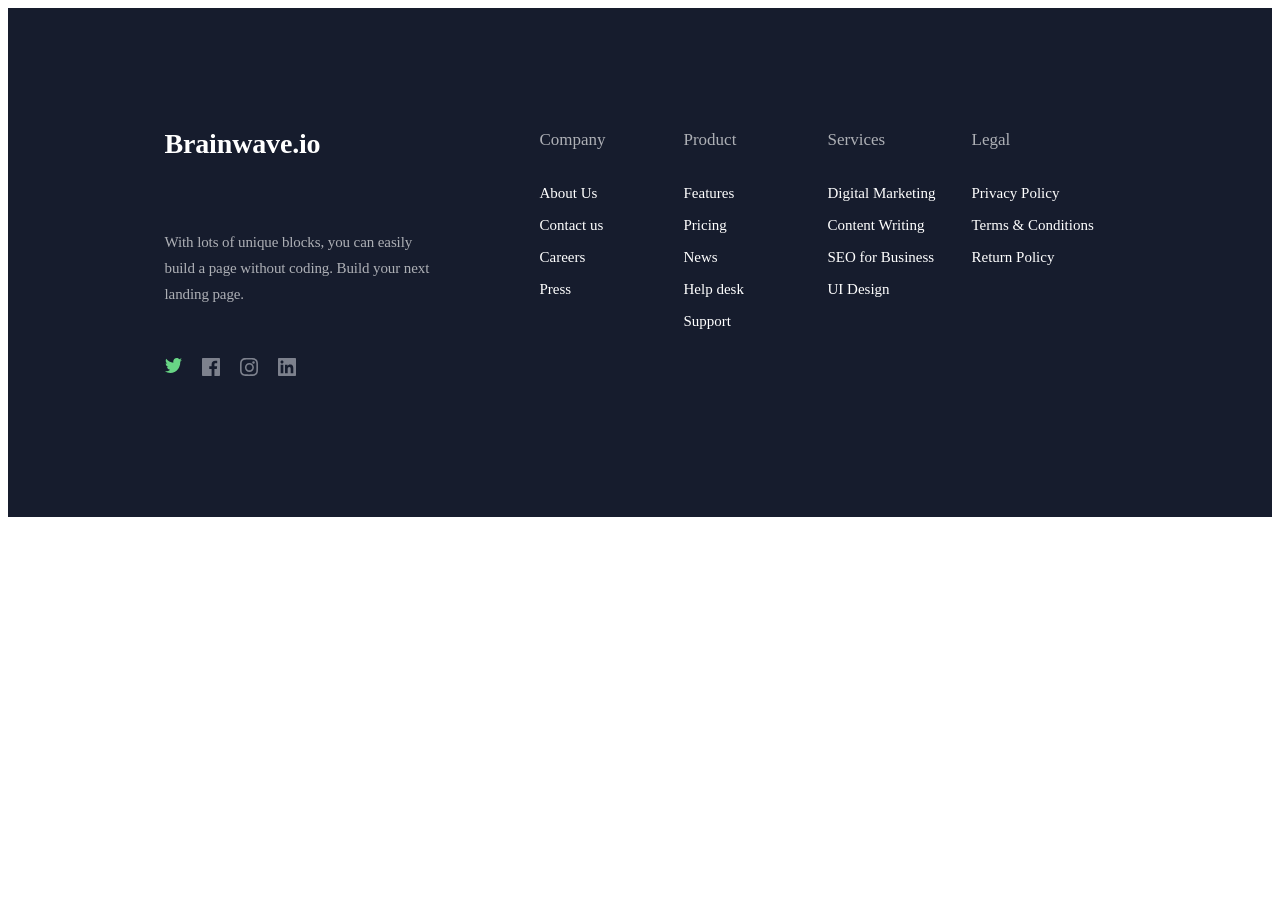
<file: pages/semantic-structure/footer.html>
<!doctype html>
<html lang="en">
<head>
    <meta charset="UTF-8">
    <meta name="viewport"
          content="width=device-width, user-scalable=no, initial-scale=1.0, maximum-scale=1.0, minimum-scale=1.0">
    <meta http-equiv="X-UA-Compatible" content="ie=edge">
    <title>Footer | Task</title>
    <link rel="stylesheet" href="../../assets/css/pages/footer.css">

</head>
<body>

<!-- Footer start -->
<footer>
    <section class="footer-body">
        <div class="footer-body-container">
            <div class="footer-body-left-side">
                <div class="footer-company-logo">
                    <span>Brainwave.io </span>
                </div>
                <div class="footer-company-content">
                    <p style="inline-size: 274px">With lots of unique blocks, you can easily build a page without
                        coding. Build your next landing page.</p>
                </div>
                <nav class="footer-socials-media">
                    <ul class="footer-socials-media-list">
                        <li class="socials-instagram">
                            <img src="../../assets/images/footer/twitter-logo.svg" alt=""/>
                        </li>
                        <li class="footer-socials-instagram">
                            <img src="../../assets/images/footer/facebook-logo.svg" alt=""/>
                        </li>
                        <li class="footer-socials-instagram">
                            <img src="../../assets/images/footer/instagram-logo.svg" alt=""/>
                        </li>
                        <li class="footer-socials-instagram">
                            <img src="../../assets/images/footer/linkedin-logo.svg" alt="instagram"/>
                        </li>
                    </ul>
                </nav>
            </div>
            <div class="footer-body-right-side">
                <div class="footer-body-right-nav">
                    <div class="footer-body-title">
                        <p>Company</p>
                    </div>
                    <nav class="footer-body-navigation">
                        <ul class="footer-body-items">
                            <li class="links-item">About Us</li>
                            <li class="links-item">Contact us</li>
                            <li class="links-item">Careers</li>
                            <li class="links-item">Press</li>
                        </ul>
                    </nav>
                </div>
                <div class="footer-body-right-nav">
                    <div class="footer-body-title">
                        <p>Product</p>
                    </div>
                    <nav class="footer-body-navigation">
                        <ul class="footer-body-items">
                            <li class="links-item">Features</li>
                            <li class="links-item">Pricing</li>
                            <li class="links-item">News</li>
                            <li class="links-item">Help desk</li>
                            <li class="links-item">Support</li>
                        </ul>
                    </nav>
                </div>
                <div class="footer-body-right-nav">
                    <div class="footer-body-title">
                        <p>Services</p>
                    </div>
                    <nav class="footer-body-navigation">
                        <ul class="footer-body-items">
                            <li class="links-item">Digital Marketing</li>
                            <li class="links-item">Content Writing</li>
                            <li class="links-item">SEO for Business</li>
                            <li class="links-item">UI Design</li>
                        </ul>
                    </nav>
                </div>
                <div class="footer-body-right-nav">
                    <div class="footer-body-title">
                        <p>Legal</p>
                    </div>
                    <nav class="footer-body-navigation">
                        <ul class="footer-body-items">
                            <li class="links-item">Privacy Policy</li>
                            <li class="links-item">Terms & Conditions</li>
                            <li class="links-item">Return Policy</li>
                        </ul>
                    </nav>
                </div>
            </div>
        </div>
    </section>
</footer>
<!-- Footer end -->

</body>
</html>
</file>
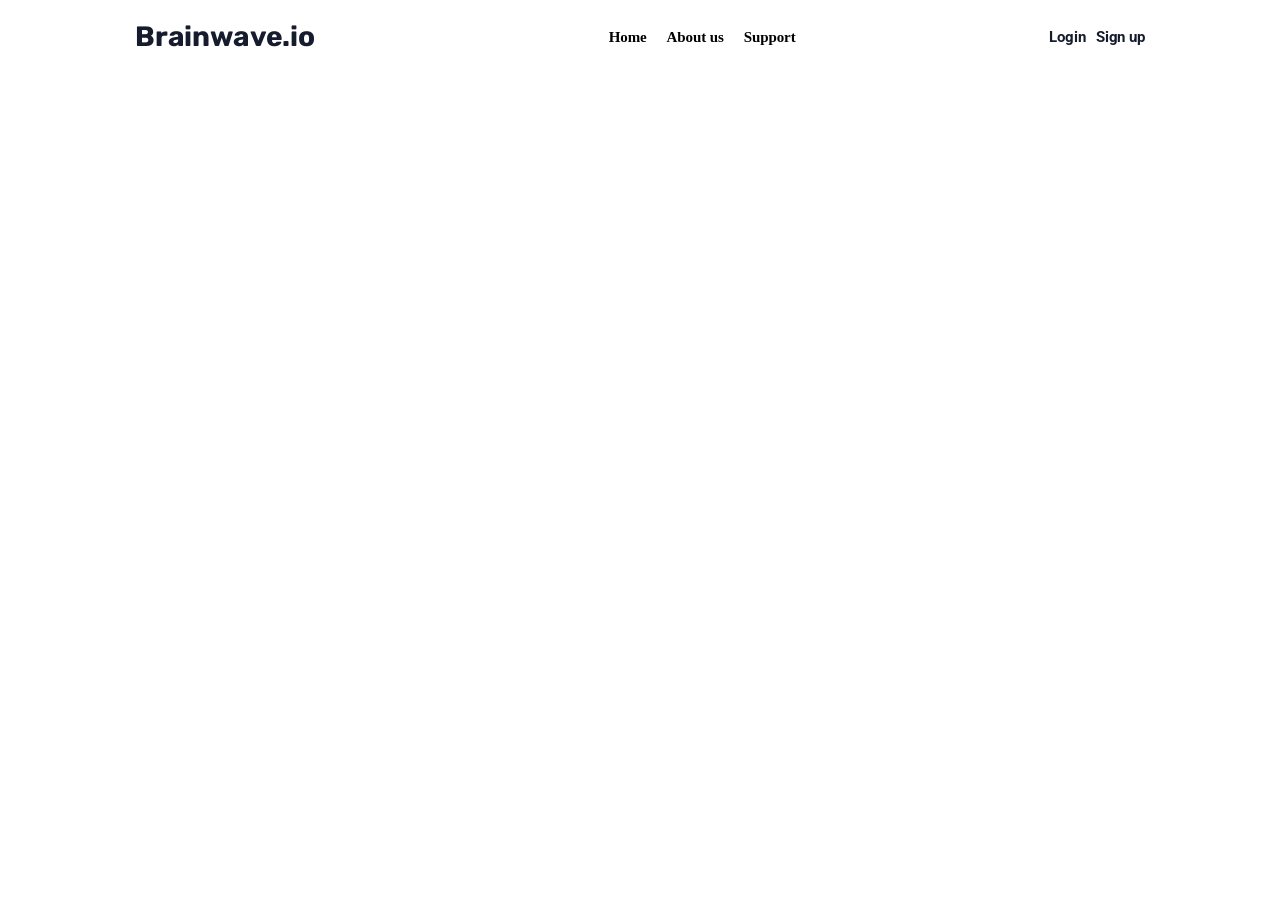
<file: pages/semantic-structure/header.html>
<!doctype html>
<html lang="en">
<head>
    <meta charset="UTF-8">
    <meta name="viewport"
          content="width=device-width, user-scalable=no, initial-scale=1.0, maximum-scale=1.0, minimum-scale=1.0">
    <meta http-equiv="X-UA-Compatible" content="ie=edge">
    <title>Header | Task</title>
    <link rel="stylesheet" href="../../assets/css/pages/header.css">
    <link rel="stylesheet" href="../../assets/css/fonts/font-awesome-6.4.0-all.min.css">
    <link href="https://fonts.googleapis.com/css2?family=Roboto:ital,wght@0,100..900;1,100..900&family=Rubik:ital,wght@0,300..900;1,300..900&display=swap"
          rel="stylesheet">
</head>
<body>

<header>
    <section class="hdr-container">
        <div class="hdr">
            <div class="hdr-content">
                <span>Brainwave.io</span>
            </div>
            <nav class="hdr-navigation">
                <ul class="nav-items">
                    <li class="nav-item">Home</li>
                    <li class="nav-item">About us</li>
                    <li class="nav-item">Support</li>
                </ul>
            </nav>
            <div class="hdr-login-signup">
                <a class="login-link">Login</a>
                <a class="signup-link">Sign up</a>
            </div>
        </div>
    </section>
</header>

</body>
</html>
</file>
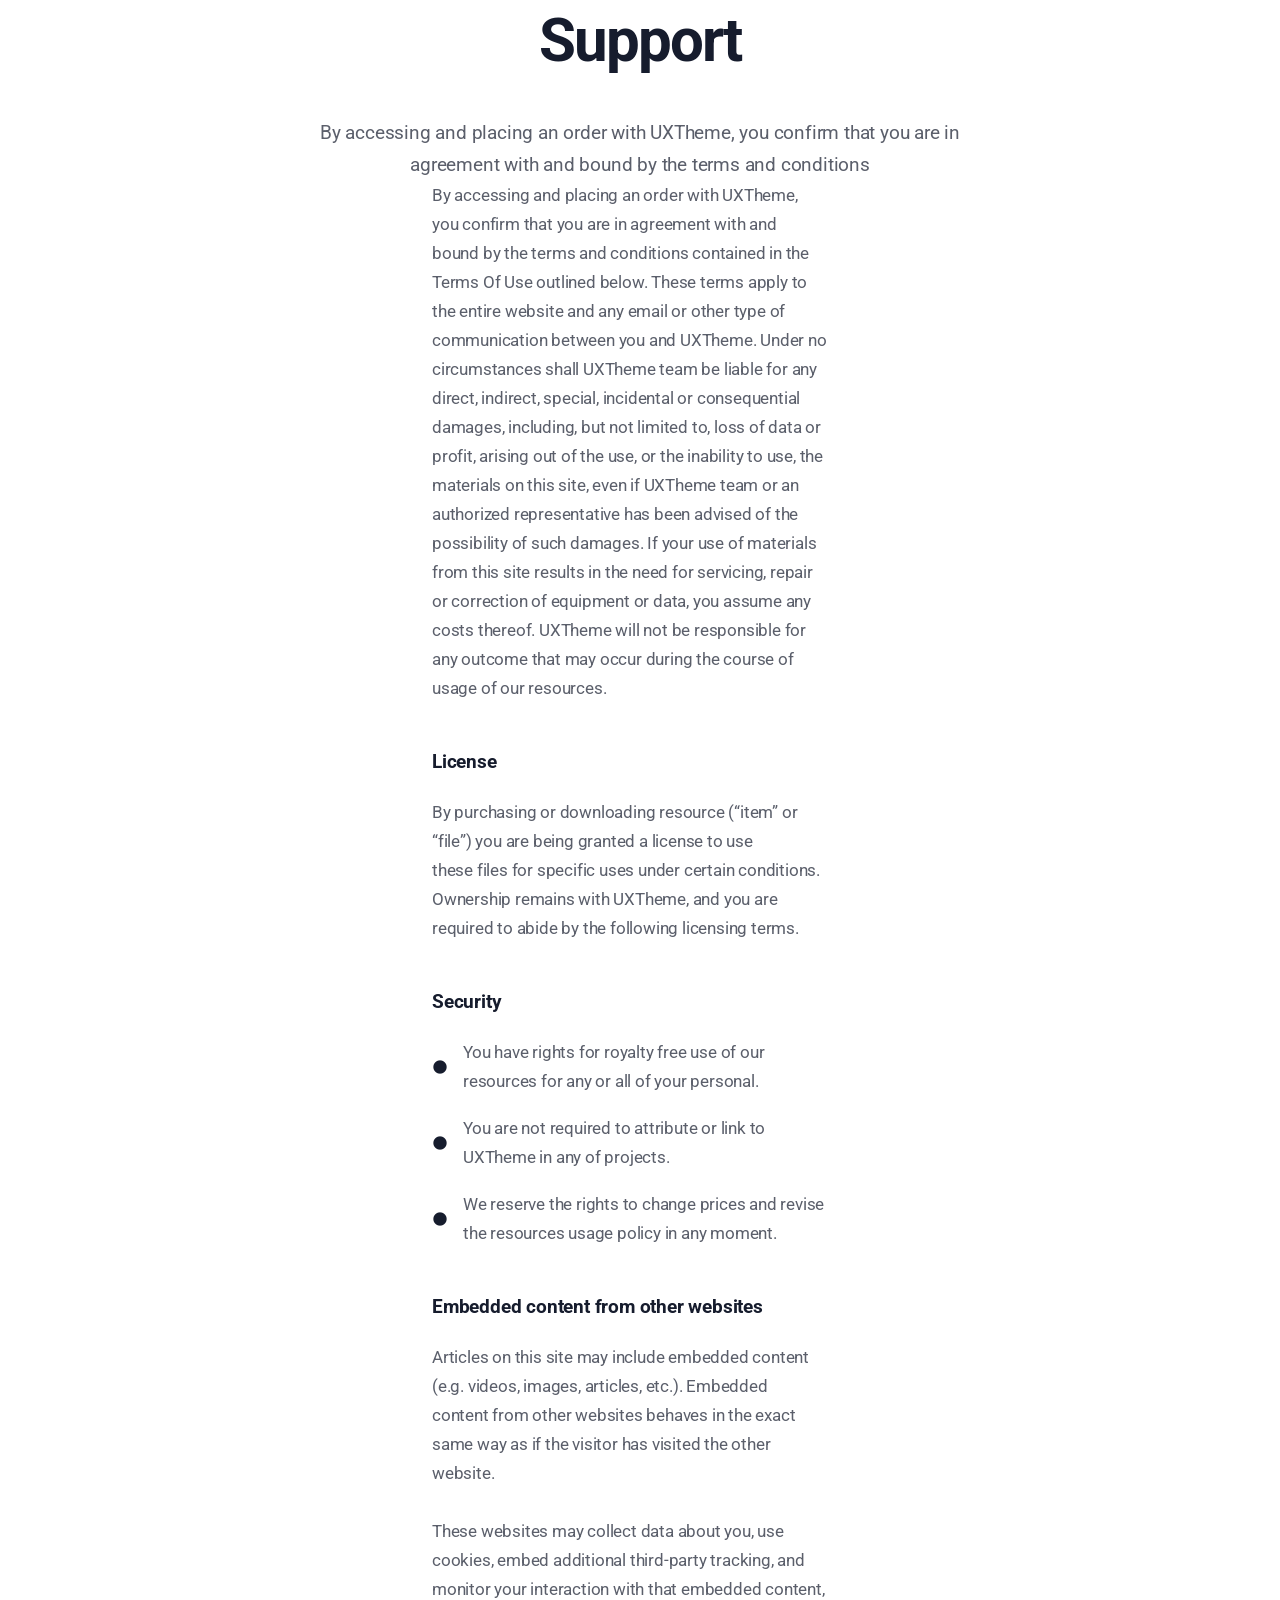
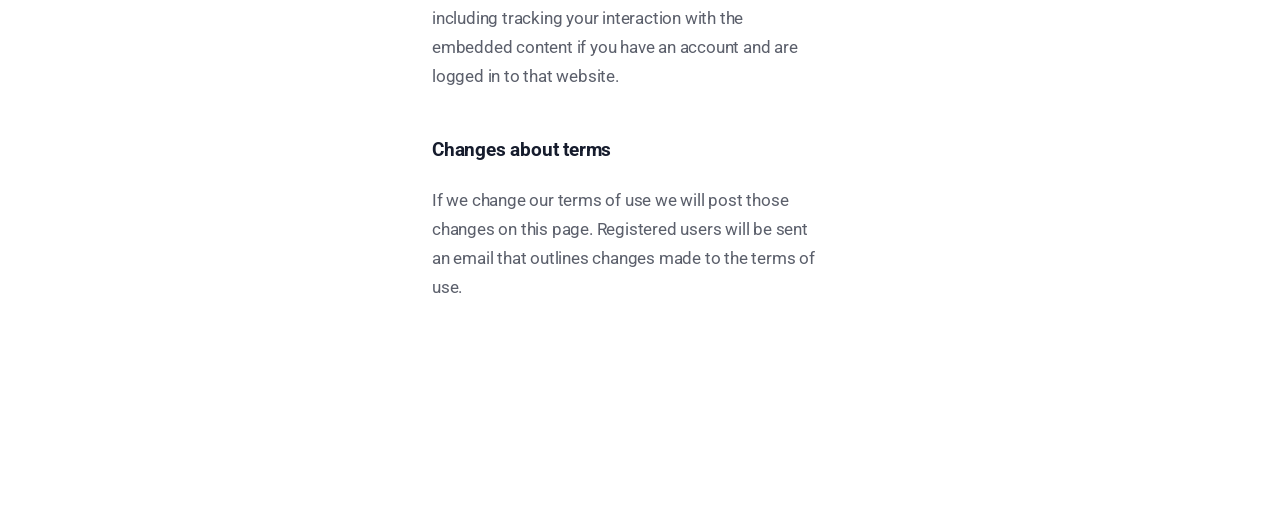
<file: pages/semantic-structure/support.html>
<!DOCTYPE html>
<html lang="en">

<head>
    <meta charset="UTF-8">
    <meta name="viewport" content="width=device-width, initial-scale=1.0">
    <title>Support</title>
    <link rel="stylesheet" href="../..//assets/css/pages/support.css">

    <link href="https://fonts.googleapis.com/css2?family=Roboto:ital,wght@0,100..900;1,100..900&display=swap"
        rel="stylesheet">

    <link href="https://fonts.googleapis.com/icon?family=Material+Icons" rel="stylesheet">
</head>
<!-- HEADER START  -->

<!-- HEADER END  -->

<body>
    <main>
        <!-- SUPPORT SECTION START  -->
        <section class="support">

            <div class="support-hero">
                <h1 class="support-hero-title">Support</h1>
                <p class="support-hero-description">By accessing and placing an order with UXTheme, you confirm that you
                    are in <br> agreement with and bound by the terms and conditions</p>
            </div>

            <div class="support-content">
                <div>
                    <p class="description right-padding">By accessing and placing an order with UXTheme, you confirm
                        that you are in agreement with and bound by the terms and conditions contained in the Terms Of
                        Use outlined below. These terms apply to the entire website and any email or other type of
                        communication between you and UXTheme. Under no circumstances shall UXTheme team be liable for
                        any direct, indirect, special, incidental or consequential damages, including, but not limited
                        to, loss of data or profit, arising out of the use, or the inability to use, the materials on
                        this site, even if UXTheme team or an authorized representative has been advised of the
                        possibility of such damages. If your use of materials from this site results in the need for
                        servicing, repair or correction of equipment or data, you assume any costs thereof. UXTheme will
                        not be responsible for any outcome that may occur during the course of usage of our resources.
                    </p>
                </div>

                <div class="support-content-container">
                    <h6>License</h6>
                    <p class="description">By purchasing or downloading resource (“item” or “file”) you are being
                        granted a license to use <br> these files for specific uses under certain conditions. Ownership
                        remains with UXTheme, and you are required to abide by the following licensing terms.</p>
                </div>

                <div class="support-content-container">
                    <h6>Security</h6>
                    <p class="description">
                    <div class="icon-text">
                        <span class="material-icons ">lens</span>
                        <span class="description">You have rights for royalty free use of our resources for any or all
                            of your personal.</span>
                    </div>
                    <br>
                    <div class="icon-text">
                        <span class="material-icons">lens</span>
                        <span class="description">
                            You are not required to attribute or link to UXTheme in any of projects.</span>
                    </div>
                    <br>
                    <div class="icon-text">
                        <span class="material-icons">lens</span>
                        <span class="description">We reserve the rights to change prices and revise the resources usage
                            policy in any moment.</span>
                    </div>
                    </p>
                </div>

                <div class="support-content-container">
                    <h6>Embedded content from other websites</h6>
                    <p class="description">Articles on this site may include embedded content (e.g. videos, images,
                        articles, etc.). Embedded content from other websites behaves in the exact same way as if the
                        visitor has visited the other website.
                        <br><br>
                        These websites may collect data about you, use cookies, embed additional third-party tracking,
                        and monitor your interaction with that embedded content, including tracking your interaction
                        with the embedded content if you have an account and are logged in to that website.
                    </p>
                </div>

                <div class="support-content-container">
                    <h6>Changes about terms</h6>
                    <p class="description">If we change our terms of use we will post those changes on this page.
                        Registered users will be sent an email that outlines changes made to the terms of use.</p>
                </div>
            </div>
        </section>
        <!-- SUPPORT SECTION END  -->
    </main>
</body>

</html>
</file>
<file: assets/css/pages/header.css>
/*header{*/
/*    max-width: 1600px;*/
/*}*/
/* header container start */
.hdr{
    display: flex;
    justify-content: space-around;
    align-items: center;
    flex:33%
}
.hdr-content{
    font-size: 28px;
    font-weight: 700;
    font-family: 'Rubik';
    line-height: 100%;
    letter-spacing: -0.16px;
    color: #161C2D;
}
.hdr-navigation .nav-items .nav-item {
    font-size: 15px;
    font-weight: 700;
    line-height: 26px;
    letter-spacing: -0.1px;
    text-align: center;
}
.nav-items {
    display: flex;
    list-style: none;
    flex: 33%;
    gap: 20px;
}

.hdr-navigation .nav-items li a {
    list-style-type: none;
    color: black;
    text-decoration: none;
}

.hdr-navigation .nav-items li > :hover {
    color: #FB6D45;
    cursor: pointer;
}
.hdr-login-signup > :hover {
    color: #FB6D45;
    cursor: pointer;
}
.hdr-login-signup{
    border: 1px;
    display: flex;
    gap: 10px;
}

.hdr-login-signup > a {
    list-style-type: none;
    color: black;
    text-decoration: none;
    color: #161C2D;
    line-height: 26px;
    letter-spacing: -0.1px;
    text-align: right;
    font-size: 15px;
    font-weight: 700;
    font-family: 'Roboto';
    cursor: pointer;
}
/* header container end */
</file>
<file: assets/css/pages/footer.css>
footer {
    /*max-width: 1600px;*/
    padding-top: 122px;
    padding-bottom: 122px;
    background-color: #161C2D;
}

.footer-body {
    color: #FFFFFF;
    font-size: 15px;
    font-weight: 400;
}
.footer-company-logo{
    font-family: Rubik;
    font-weight: 700;
    font-size: 28px;
    line-height: 100%;
    letter-spacing: -0.16px;
    color: #FFFFFF;
    margin-bottom: 20px;
}

.footer-body-title {
    color: #ffffff;
    opacity: 0.65;
    font-size: 17px;
    font-weight: 400;
}

.footer-body-title p {
    margin: 0px 0px;
}

.footer-body-container {
    display: flex;
    justify-content: center;
    flex-wrap: wrap;
    gap: 101px;
}

.footer-body-left-side {
    display: flex;
    flex-direction: column;
    gap: 36px;
}

.footer-company-content {
    inline-size: 274px;
    opacity: 0.65;
    font-weight: 400;
    font-size: 15px;
    line-height: 26px;
    letter-spacing: -0.1px;
    font-family: 'Roboto';
    color: #FFFFFF;
}

.footer-socials-media-list {
    padding-left: 0;
    margin-top: 0;
    display: flex;
    justify-content: flex-start;
    gap: 20px;
    list-style: none;
}

.footer-body-right-side {
    display: flex;
    justify-content: space-between;
    flex-wrap: wrap;
}

.footer-body-right-nav {
    display: flex;
    flex-direction: column;
    gap: 20px;
}

.footer-body-items {
    padding-left: 0;
    list-style: none;
    display: flex;
    flex-direction: column;
    gap: 15px;
}

.links-item {
    width: 144px;
}
</file>
<file: assets/css/pages/home.css>
main *{
    box-sizing: border-box;
    padding: 0;
    margin: 0;
}

body {
    height: auto;
}

/* hero container start */
header {
    background-color: #68D5851A;
    top:21px;
    left:48px;
    height: 761px;
}
.header-hero-container {
    width: 100%;
    display: flex;
    justify-content: space-evenly;
    align-items: center;
    gap: 10px;
}

.header-hero-title{
    padding: 0 0;
    width: 348.64px;
    height: 195px;
    font-weight: 400;
}

.header-hero-subtitle{
    line-height: 32px;
    letter-spacing: -0.2px;
    opacity: 0.7;
    font-size: 19px;
    inline-size: 367.06px;
    height: 96px;
}

.header-hero-container .content {
    display: flex;
    width: 518px;
    height: 402px;
    flex-direction: column;
}

.header-hero-container .content h1 {
    font-size: 60px;
    font-weight: 700;
    color: #161C2D;
}

.header-hero-container .content p {
    font-size: 19px;
    font-weight: 400;
    color: #161C2D;
}

.header-hero-container .profile {
    right:200px;
    bottom:183px;
    position: relative;
}
.header-hero-container  img {
    width: 481px;
    height: 685px;
    position: absolute;
  }

/* hero container end */


/* company container start */
main, footer {
    /*max-width: 1600px;*/
}
.main-company-container {
    display: flex;
    flex-direction: column;
    justify-content: center;
    align-items: center;
    text-align: center;
    gap: 20px;
    margin: 114px 20px 125px 20px;
}

.main-company-container .content {
    display: flex;
    flex-direction: column;
    gap: 10px
}

.main-company-container .main-company-title {
    font-size: 36px;
    font-weight: 700;
}

.main-company-container .main-company-description {
    width: 686px;
    height: 96px;
    font-size: 19px;
    font-weight: 400;
    line-height: 32px;
    letter-spacing: -0.2px;
    text-align: center;
    opacity: 0.7;
}

/* company container end */


/* category container start */
.main-category-container {
    /*max-width: 1600px;*/
    display: flex;
    flex-direction: column;
    background-color: #161C2D;
    padding: 132px 0 144px 0;
}

.main-category-container .content {
    display: flex;
    flex-direction: column;
    justify-content: flex-start;
    margin-left: 210px;
}

.main-category-container .main-category-title {
    font-size: 36px;
    font-weight: 700;
    color: #FFFFFF
}

.main-category-container .main-category-description {
    width: 388px;
    height: 64px;
    font-size: 19px;
    font-weight: 400;
    font-family: 'Roboto';
    opacity: 0.65;
    line-height: 32px;
    letter-spacing: -0.2px;
    color: #FFFFFF
}

.main-category-container .job-tabs {
    margin-left: 200px;
    display: flex;
    flex-wrap: wrap;
    justify-content: flex-start;
    align-items: center;

}

.main-category-container .job-tab {
    background-color: white;
    width: 350px;
    height: 117px;
    margin: 10px;
    border-radius: 10px;
    padding: 5px 0 5px 10px;
}

.main-category-container .job-tab p {
    color: #161C2D;
    opacity: 0.7;
    font-size: 15px;
    font-weight: 400;
}
.main-category-container .tab1{
    background-color: #473BF0;
}

.main-category-container .job-tab:hover {
    background-color: #473BF0;
    cursor: pointer;
}

/* category container end */


/* content container start */
.main-content-container {
    padding-top: 113px;
    display: flex;
    flex-direction: column;
    align-items: center;
}
.content-first{
    inline-size: 589px;
    text-align: center;
    margin-bottom: 96px;
}
.main-content-title {
    font-size: 36px;
    font-weight: 700;
    color: #161C2D;
}

.main-content-description {
    font-size: 19px;
    font-weight: 400;
    color: #161C2D;
    opacity: 0.7;
}
.content-second {
    display: flex;
    justify-content: flex-start;
    gap: 69px;
}

.content-second-item {
    display: flex;
    flex-direction: column;
    justify-content: center;
    align-items: center;
    gap: 20px;
}
.content-second-item img{
    width: 542px;
    height: 614px;
    padding-right: 20px;
}

.content-second-item .item {
    display: flex;
    flex-direction: row;
    align-items: center;
    gap: 15px;
}

.content-second-item .item .item-circle {
    width: 43px;
    height: 43px;
    border-radius: 30px;
    background-color: #473BF0;
    color: #ffffff;
    display: flex;
    justify-content: center;
    align-items: center;
}

.content-second-item .item-text .title {
    font-size: 21px;
    font-weight: 700;
}

.content-second-item .item-text .description {
    width: 339px;
    height: 58px;
    font-size: 17px;
    font-weight: 400;
    opacity: 0.7;
    color: #161C2D;
}

/* content container end */

/* jobs container start */
.main-jobs-container {
    margin: 107px 0 141px 0;
}

.mjobs-content {
    display: flex;
    justify-content: space-around;
    align-items: center;
}

.mjobs-content-page {
    padding: 0 0;
    /*margin-left: 245px;*/
    margin-bottom: 84px;
    display: flex;
    flex-direction: column;
    justify-content: center;
    flex-wrap: wrap;
}

.mjobs-content-title span {
    color: #161C2D;
    font-size: 36px;
    font-weight: 700;
}

.mjobs-content-description p {
    color: #161C2D;
    font-size: 19px;
    font-weight: 400;
    opacity: 0.7;
    inline-size: 353px;
}

/* second */
.mjobs-content-jobs {
    display: flex;
    flex-direction: row;
    justify-content: center;
    /*gap: 30px;*/
    /*margin: 0 245px;*/
}

.mjobs-content-jobs-item {
    display: flex;
    align-items: center;
    justify-content: center;
    flex-wrap: wrap;
}

.mjobs-content-jobs-item-logo {
    width: 255px;
    height: 279px;
    display: flex;
    flex-direction: column;
    justify-content: space-around;
    align-items: flex-start;
}

.mjobs-content-jobs-item-work-type-group {
    display: flex;
    flex-direction: column;
    justify-content: flex-start;
    gap: 10px;
}

.mjobs-content-jobs-item-work-type {
    padding-left: 34px;
    font-size: 13px;
    font-weight: 700;
    color: #68D585;
}

.hwea {
    color: #68D585;
}

.hweb {
    color: #473BF0;
}

.hwec {
    color: #68D585;
}

.hwed {
    color: #F64B4B
}

.nav-items .nav-item:first-of-type a {
    color: #FB6D45;
}


.mjobs-content-jobs-item-work-name {
    padding-bottom: 17px;
    padding-left: 32px;
    font-size: 21px;
    font-weight: 700;
    color: #161C2D;
}

.mjobs-content-jobs-item-work-location {
    padding-left: 32px;
    font-size: 15px;
    font-weight: 400;
    opacity: 0.7;
    color: #161C2D;
}

.mjobs-content-jobs-item-work-company {
    padding-left: 32px;
    display: flex;
    align-items: center;
    justify-content: flex-start;
    gap: 10px;
}


/* jobs container end */

/* news container start */
.main-news-container {
    display: flex;
    flex-direction: column;
    justify-content: center;
    align-items: center;
    background-color: #F4F7FA;
}

.mnewsc-content-first {
    width: 505px;
    height: 129px;
    display: flex;
    flex-direction: column;
    text-align: center;
    margin-top: 97px;
}

.mnewsc-content-first-title span {
    font-size: 36px;
    font-weight: 700;
}

.mnewsc-content-first-description p {
    font-size: 19px;
    opacity: 0.7;
    font-weight: 400;
    margin-top: 17px;
    line-height: 32px;
    letter-spacing: -0.2px;
    left: 2px;
}

.mnewsc-content-second {
    display: flex;
    justify-content: space-between;
    gap: 31px;
    margin-bottom: 140px;
}

.mnewsc-content-second-item {
    display: flex;
    flex-direction: column;
    flex-wrap: wrap;
    margin-top: 74px;
    margin-right: 0;
    background-color: white;
}

.mnewsc-content-second-item-logo {
    width: 350px;
    height: 301px;
    margin-bottom: 24px;
}
.mnewsc-content-second-item-title span {
    font-size: 15px;
    font-weight: 400;
    opacity: 0.7;
    margin: 22px 32px 10px 32px;
}

.mnewsc-content-second-item-title p {
    font-size: 21px;
    font-weight: 700;
    line-height: 32px;
    letter-spacing: -0.5px;
    margin: 10px 31px 27px 32px;
    inline-size: 287px;
}

/* main news container end */

/* main subscribe container start */
.msubc-content {
    border: 1px #7f2e5c;
    height: 431px;
    display: flex;
    flex-direction: column;
    justify-content: center;
    align-items: center;
    text-align: center;
    margin: 120px auto;
}

.msubc-content-logo {
    margin-bottom: 40px;
}

.msubc-content-title {
    display: flex;
    flex-direction: column;
    justify-content: center;
    align-items: center;
}

.msubc-content-subtitle1 {
    font-size: 36px;
    font-weight: 700;
    margin-bottom: 20px;
}

.msubc-content-subtitle2 {
    font-size: 19px;
    font-weight: 400;
    opacity: 0.7;
    position: relative;
}

.msubc-content-form form {
    position: relative;
    margin-top: 40px;
}

.msubc-content-form form input {
    width: 499px;
    height: 64px;
    border-radius: 8px;
    border: 1px solid #FFFFFF;
    outline: none;
    opacity: 0.7;
}

.msubc-content-form form button {
    width: 166px;
    height: 50px;
    background-color: #473BF0;
    position: absolute;
    right: 15px;
    top: 10px;
    border-radius: 8px;
    color: #ffffff;
    border: none;
    cursor: pointer;
}

.msubc-content-end-title p {
    font-size: 15px;
    font-weight: 400;
    line-height: 26px;
    letter-spacing: -0.1px;
    text-align: center;
    opacity: 0.7;
}

/* main subscribe container end */
</file>
<file: assets/css/pages/about.css>
main *{
    box-sizing: border-box;
    padding: 0;
    margin: 0;
}

:root {
    --secondary-color: #F4F7FA;
    --text-color: #161C2D;
    --bg-color: white;
    --font-family: Roboto;
}

.nav-items .nav-item:nth-child(2) a {
    color: #FB6D45;
}

body {
    /*max-width: 1600px;*/
}

.our-story-section {
    background-color: var(--bg-color);
    padding: 109px 0 141px 0;

}

.container {
    width: 1170px;
    margin: 0px auto;

}

.story-text {
    text-align: center;
}

.section-title {
    font-family: var(--font-family);
    font-weight: 700;
    font-size: 60px;
    line-height: 65px;
    letter-spacing: -2px;
    text-align: center;
    color: var(--text-color);
    margin-bottom:44px;

}

.section-description {
    font-family: var(--font-family);
    font-weight: 400;
    font-size: 19px;
    line-height: 32px;
    letter-spacing: -0.2px;
    text-align: center;
    color: var(--text-color);
    opacity: 0.7;
}

.story-img {
    padding: 90px 0;
}

.story-img img {
    width: 100%;
    border-radius: 10px;


}

.info-ending-text {
    display: flex;
    justify-content: space-between;
    padding-right: 60px;
    height: 302px;
}

.info-left-text h2 {
    font-family: var(--font-family);
    font-weight: 700;
    font-size: 48px;
    line-height: 58px;
    letter-spacing: -1.8px;
    color: var(--text-color);
}

.info-right-text {
    width: 469px;
    height: 294px;
    opacity: 0.7;
    top: 7.5px;
    left: 572px;
}

.info-right-text .text {
    font-family: var(--font-family);
    font-weight: 400;
    font-size: 19px;
    line-height: 32px;
    letter-spacing: -0.2px;
    color: var(--text-color);
    opacity: 70%;
}

.text-info {
    margin-top: 30px;
}

/* Our-story-section CSS end !  */

/* smart-solutions-section  CSS start ! */

.smart-solutions-section {
    background-color: var(--secondary-color);
}

.solutions-section-content {
    padding: 139px 0;
    background-color: var(--secondary-color);
    display: flex;
    gap: 95px;

}

.section-left-content {
    display: grid;
    grid-template-columns: repeat(2, 1fr);
    gap: 26px;

}

.section-left-content img {
    width: 225px;
    height: 273px;
    border-radius: 10px;
    object-fit: cover;
}

.left-img,
.right-img {
    display: flex;
    flex-direction: column;
    gap: 26px;
}

.right-img {
    padding-top: 42px;
}

.section-right-content {
    padding-top: 154px;
    padding-bottom: 202px;
    height: 413px;
}

.section-right-content .right-content-title {
    font-family: var(--font-family);
    font-weight: 700;
    font-size: 48px;
    line-height: 58px;
    letter-spacing: -1.8px;
    color: var(--text-color);
}

.section-right-content p {
    padding-top: 26px;
    color: var(--text-color);
    opacity: 70%;
    font-family: Roboto;
    font-weight: 400;
    font-size: 19px;
    line-height: 32px;
    letter-spacing: -0.2px;

}

/* smart-solutions-section  CSS END ! */

/* MEET OUR TEAM SECTION START  */

.meet-our-team {
    padding: 107px 0 179px 0;
}

.meet-our-team-content .team-content-title {
    margin-top:0;
    margin-bottom: 25px;

    font-family: Roboto;
    font-weight: 700;
    font-size: 48px;
    line-height: 58px;
    letter-spacing: -1.8px;
    text-align: center;

}

.meet-our-team-content-header {
    /*margin: 0;*/
    display: flex;
    flex-direction: column;
    justify-content: center;
    align-items: center;
}

.team-content-description {
    font-family: Roboto;
    font-weight: 400;
    font-size: 19px;
    line-height: 32px;
    letter-spacing: -0.2px;
    text-align: center;
    width: 611px;
    opacity: 0.7;
}


.meet-our-team-content .team-content-images-card {
    display: flex;
    flex-direction: column;


}

.row {
    display: flex;
    gap: 30px;
}

.row-top {
    display: flex;
    gap: 30px;
    margin-top: 60px;
    flex-wrap: wrap;
}

.img-card {
    display: flex;
    flex-direction: column;
    width: 267px;
    height: 452px;
    padding-bottom: 60px;
}

.img-card img {
    height: 356px;
    border-radius: 6px;
    object-fit: cover;
}

.img-card h6 {
    padding: 0 0;
    margin: 0 0;
    margin-top: 31px;
    font-family: var(--font-family);
    font-weight: 700;
    font-size: 21px;
    line-height: 32px;
    letter-spacing: -0.5px;
    /*padding-bottom: 4px;*/
    /*padding-top: 31px;*/
    color: var(--text-color);


}

.img-card p {
    padding: 0 0;
    margin: 0 0;
    font-family: var(--font-family);
    font-weight: 400;
    font-size: 17px;
    line-height: 29px;
    letter-spacing: -0.2px;
    /*padding-bottom: 4px;*/
    opacity: 70%;
    color: var(--text-color);
}

/* MEET OUR TEAM SECTION END  */
</file>
<file: assets/css/pages/login.css>
body{
    /*max-width: 1600px;*/
}
main * {
    box-sizing: border-box;
    margin: 0;
    padding: 0;
    font-family: Roboto;
}

:root {
    --color-text: #161C2D;
}

.title-header {
    font-family: Rubik;
    font-weight: 700;
    font-size: 24px;
    line-height: 100%;
    letter-spacing: -0.13px;
    text-align: center;
    color: var(--color-text);
}



.hero {
    display: flex;
    flex-direction: column;
    justify-content: space-around;
    align-items: center;
    background-color: #F4F7FA;
    /*height: 910px;*/
    opacity: 1;
    /*margin-top: 79px;*/
    text-align: center;
    /*margin: auto;*/
    /*padding-top: 125px;*/
    /*padding-bottom: 226px;*/
    padding: 125px 0 158px 0;
    margin-bottom: 69px;
}

.hero-container .title {
    font-family: Roboto;
    font-weight: 700;
    font-size: 60px;
    line-height: 65px;
    letter-spacing: -2px;
    text-align: center;
    padding-bottom: 34px;
    color: var(--color-text);
}

.hero-container .description {
    font-family: Roboto;
    font-weight: 400;
    font-size: 19px;
    line-height: 32px;
    letter-spacing: -0.2px;
    text-align: center;
    opacity: 0.7;
    color: var(--color-text);
    padding-bottom: 55px;
}

.login-container {
    padding: 31px 25px;
    width: 350px;
    height: 373px;
    opacity: 1;
    border-radius: 10px;
    border-width: 1px;
    background-color: #FFFFFF;
    margin: auto;
    box-shadow: 0px 34px 33px -23px #161C2D21;
    margin-bottom: 39px;
}

form label {
    display: block;
    font-family: Roboto;
    font-weight: 700;
    font-size: 15px;
    line-height: 26px;
    letter-spacing: -0.1px;
    text-align: start;
}

form input {
    width: 299px;
    height: 50px;
    opacity: 1;
    border-radius: 8px;
    border: 1px solid #E7E9ED;
    margin-bottom: 26px;
}

input::placeholder {
    font-family: Roboto;
    font-weight: 400;
    font-size: 15px;
    line-height: 26px;
    letter-spacing: -0.1px;
    padding: 12px 20px 12px 18px;
}

.sign-in button {
    width: 300px;
    height: 59px;
    opacity: 1;
    border-radius: 8px;
    background-color: #473BF0;
    color: white;
    outline: none;
    border: none;
}

.account-text {
    font-family: Roboto;
    font-weight: 400;
    font-size: 17px;
    line-height: 29px;
    letter-spacing: -0.2px;
    text-align: center;

}

.account-link {
    text-decoration: none;
    color: #473BF0;
}
</file>
<file: assets/css/pages/signup.css>
main * {
    /*max-width: 1600px;*/
    box-sizing: border-box;
    padding: 0;
    margin: 0;
}

:root {
    --text-color: #161C2D;
}

header .title {
    font-family: Rubik;
    font-weight: 700;
    font-size: 24px;
    line-height: 100%;
    letter-spacing: -0.13px;
    text-align: center;
}

.section-container {
    margin-bottom: 69px;
    padding:125px 0 137px 0;
    display: flex;
    flex-direction: column;
    justify-content: center;
    opacity: 1;
    background-color: #F4F7FA;
}

.hero {
    text-align: center;
}

.hero .hero-title {
    font-family: Roboto;
    font-weight: 700;
    font-size: 60px;
    line-height: 65px;
    letter-spacing: -2px;
    text-align: center;
    color: var(--text-color);
    padding-bottom: 34px;

}

.hero .hero-description {
    font-family: Roboto;
    font-weight: 400;
    font-size: 19px;
    line-height: 32px;
    letter-spacing: -0.2px;
    text-align: center;
    opacity: 0.7;

}

.signup-container {
    width: 350px;
    height: 581px;
    opacity: 1;
    border-radius: 10px;
    border-width: 1px;
    background: #FFFFFF;
    border: 1px solid #E7E9ED;
    box-shadow: 0px 34px 33px -23px #161C2D21;
    margin: auto;
    padding: 0px 25px 30px 25px;
    outline: none;
    margin-top: 55px;
}

form label {
    font-family: Roboto;
    font-weight: 700;
    font-size: 15px;
    line-height: 26px;
    letter-spacing: -0.1px;
    color: var(--text-color);
    text-align: start;
    display: block;
    margin-bottom: 7px;
}


.container {
    padding-top: 26px;
}

form input {
    width: 300px;
    height: 50px;
    opacity: 1;
    border-radius: 8px;
    border: 1px solid #E7E9ED;
}

input::placeholder {
    padding: 12px 20px 12px 18px;
    font-family: Roboto;
    font-weight: 400;
    font-size: 15px;
    line-height: 26px;
    letter-spacing: -0.1px;
    opacity: 0.7;
}

.create-account-btn {
    width: 300px;
    height: 59px;
    opacity: 1;
    border-radius: 8px;
    background-color: #473BF0;
    color: #FFFFFF;
    outline: none;
    margin: 50px 0px 30px 0px;
    border: none;
    font-family: Roboto;
    font-weight: 700;
    font-size: 17px;
    line-height: 32px;
    letter-spacing: -0.6px;
    text-align: center;
}

.login-text {
    font-family: Roboto;
    font-weight: 400;
    font-size: 17px;
    line-height: 29px;
    letter-spacing: -0.2px;
    text-align: center;
    color: #161C2D;
    margin-top: 46px;
}

.login-link {
    text-decoration: none;
    color: #473BF0;
}
</file>
<file: assets/css/pages/support.css>
main * {
    box-sizing: border-box;
    padding: 0;
    margin: 0;
}

:root {
    --text-color:#161C2D;
    --font-main:Roboto;

}

.nav-items .nav-item:nth-child(3) a {
    color: #FB6D45;
}

.support {
    display: flex;
    flex-direction: column;
    align-items: center;
    justify-content: center;
}
.support-content-end{
    display: flex;
    flex-direction: column;
    align-items: center;
    justify-content: center;
}
.support-hero .support-hero-title{
    font-family:var(--font-main);
    font-weight: 700;
    font-size: 60px;
    line-height: 65px;
    letter-spacing: -2px;
    text-align: center;
    padding-bottom: 44px;
    color: var(--text-color);
}
.support-hero .support-hero-description{
    font-family: var(--font-main);
    font-weight: 400;
    font-size: 19px;
    line-height: 32px;
    letter-spacing: -0.2px;
    text-align: center;
    color: var(--text-color);
    opacity: 0.7;
}
.support .support-content{
    margin:0 322px 210px 424px ;
}
.support .support-content .description{
    font-family: Roboto;
    font-weight: 400;
    font-size: 17px;
    line-height: 29px;
    letter-spacing: -0.2px;
    opacity: 70%;
    color: #161C2D;

}
.right-padding{
    padding-right: 123px;
}
.support-content-container{
    padding-top:43px;
    padding-right: 123px;
}

.support-content-container h6{
    font-family: var(--font-main);
    font-weight: 700;
    font-size: 19px;
    line-height: 32px;
    letter-spacing: -0.2px;
    padding-bottom: 20px;
    color: var(--text-color);
}
.icon-text{
    display: flex;
    align-items: center;
    gap: 15px;
}
.icon-text .material-icons{
    font-size: 16px;
    color: var(--text-color);
}
</file>
